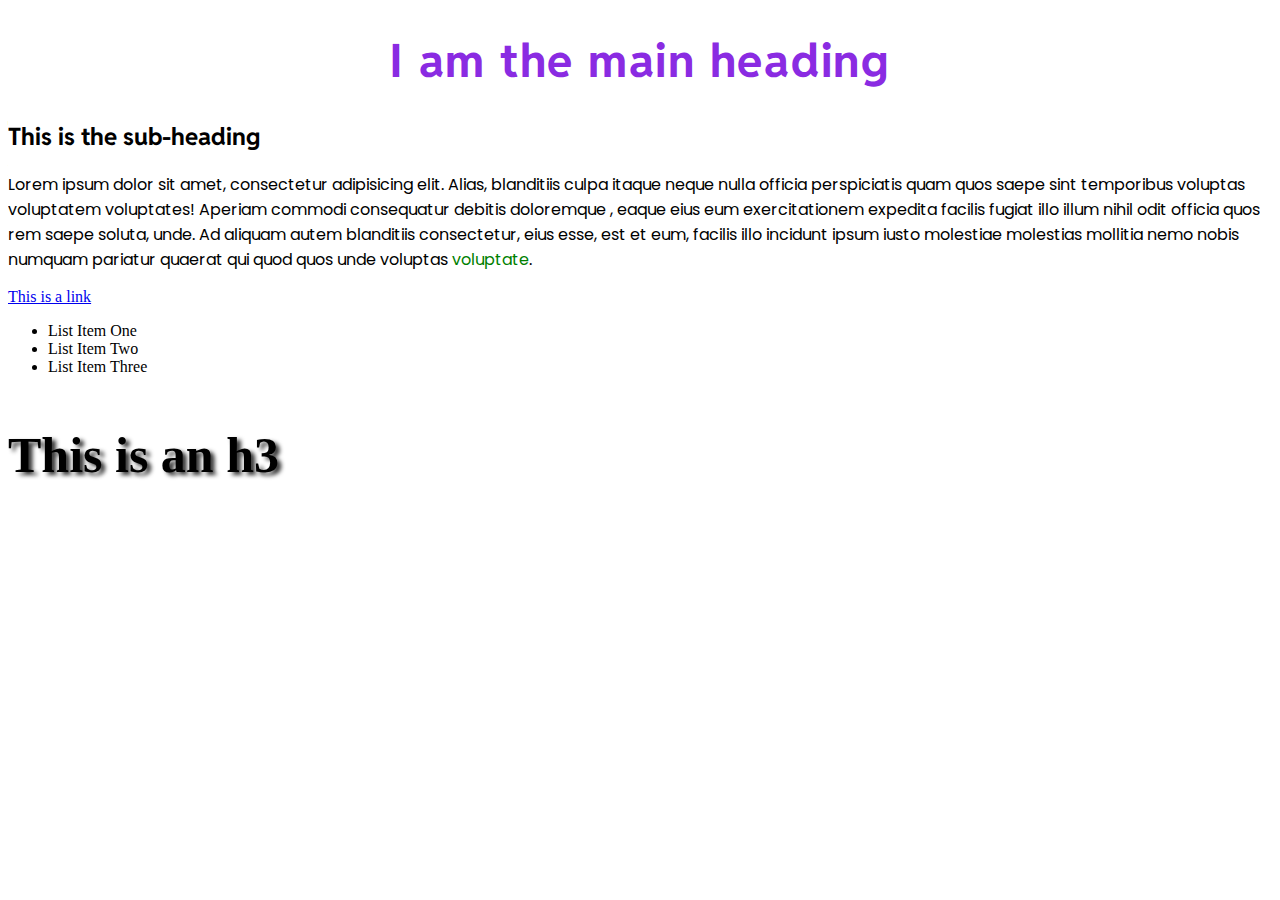
<file: lab-2/index.html>
<!DOCTYPE html>
<html lang="en">
  <head>
    <!--
    If in pairs add names here
    Name:-Abhishek Sharma
    Name:- Dolcy Dolcy
    -->
    <meta charset="utf-8" />
    <meta name="viewport" content="width=device-width, initial-scale=1" />
    <meta name="description" content="This is the HTML for Lab Two" />
    <title>Lab Two</title>
    <meta name="robots" content="noindex, nofollow" />
    <!-- Step one -->
    <link rel="preconnect" href="https://fonts.googleapis.com" />
    <link rel="preconnect" href="https://fonts.gstatic.com" crossorigin />
    <link
      href="https://fonts.googleapis.com/css2?family=Montserrat:ital,wght@0,100..900;1,100..900&family=Poetsen+One&family=Reddit+Sans:ital,wght@0,200..900;1,200..900&family=Roboto:ital,wght@0,100;0,300;0,400;0,500;0,700;0,900;1,100;1,300;1,400;1,500;1,700;1,900&display=swap"
      rel="stylesheet"
    />
    <link rel="preconnect" href="https://fonts.googleapis.com" />
    <link rel="preconnect" href="https://fonts.gstatic.com" crossorigin />
    <link
      href="https://fonts.googleapis.com/css2?family=Montserrat:ital,wght@0,100..900;1,100..900&family=Poetsen+One&family=Poppins:ital,wght@0,100;0,200;0,300;0,400;0,500;0,600;0,700;0,800;0,900;1,100;1,200;1,300;1,400;1,500;1,600;1,700;1,800;1,900&family=Reddit+Sans:ital,wght@0,200..900;1,200..900&family=Roboto:ital,wght@0,100;0,300;0,400;0,500;0,700;0,900;1,100;1,300;1,400;1,500;1,700;1,900&display=swap"
      rel="stylesheet"
    />

    <link rel="stylesheet" href="./css/style.css" />
  </head>
  <body>
    <!-- Step two & three -->
    <h1>I am the main heading</h1>
    <h2>This is the sub-heading</h2>
    <!-- Step four & five -->
    <p>
      Lorem ipsum dolor sit amet, consectetur adipisicing elit. Alias,
      blanditiis culpa itaque neque nulla officia perspiciatis quam quos saepe
      sint temporibus voluptas voluptatem voluptates! Aperiam commodi
      consequatur debitis doloremque , eaque eius eum exercitationem expedita
      facilis fugiat illo illum nihil odit officia quos rem saepe soluta, unde.
      Ad aliquam autem blanditiis consectetur, eius esse, est et eum, facilis
      illo incidunt ipsum iusto molestiae molestias mollitia nemo nobis numquam
      pariatur quaerat qui quod quos unde voluptas
      <span>voluptate</span>.
    </p>
    <a href="#">This is a link</a>
    <ul>
      <li>List Item One</li>
      <li>List Item Two</li>
      <li>List Item Three</li>
    </ul>
    <!-- Step six -->
    <h3>This is an h3</h3>
  </body>
</html>
</file>
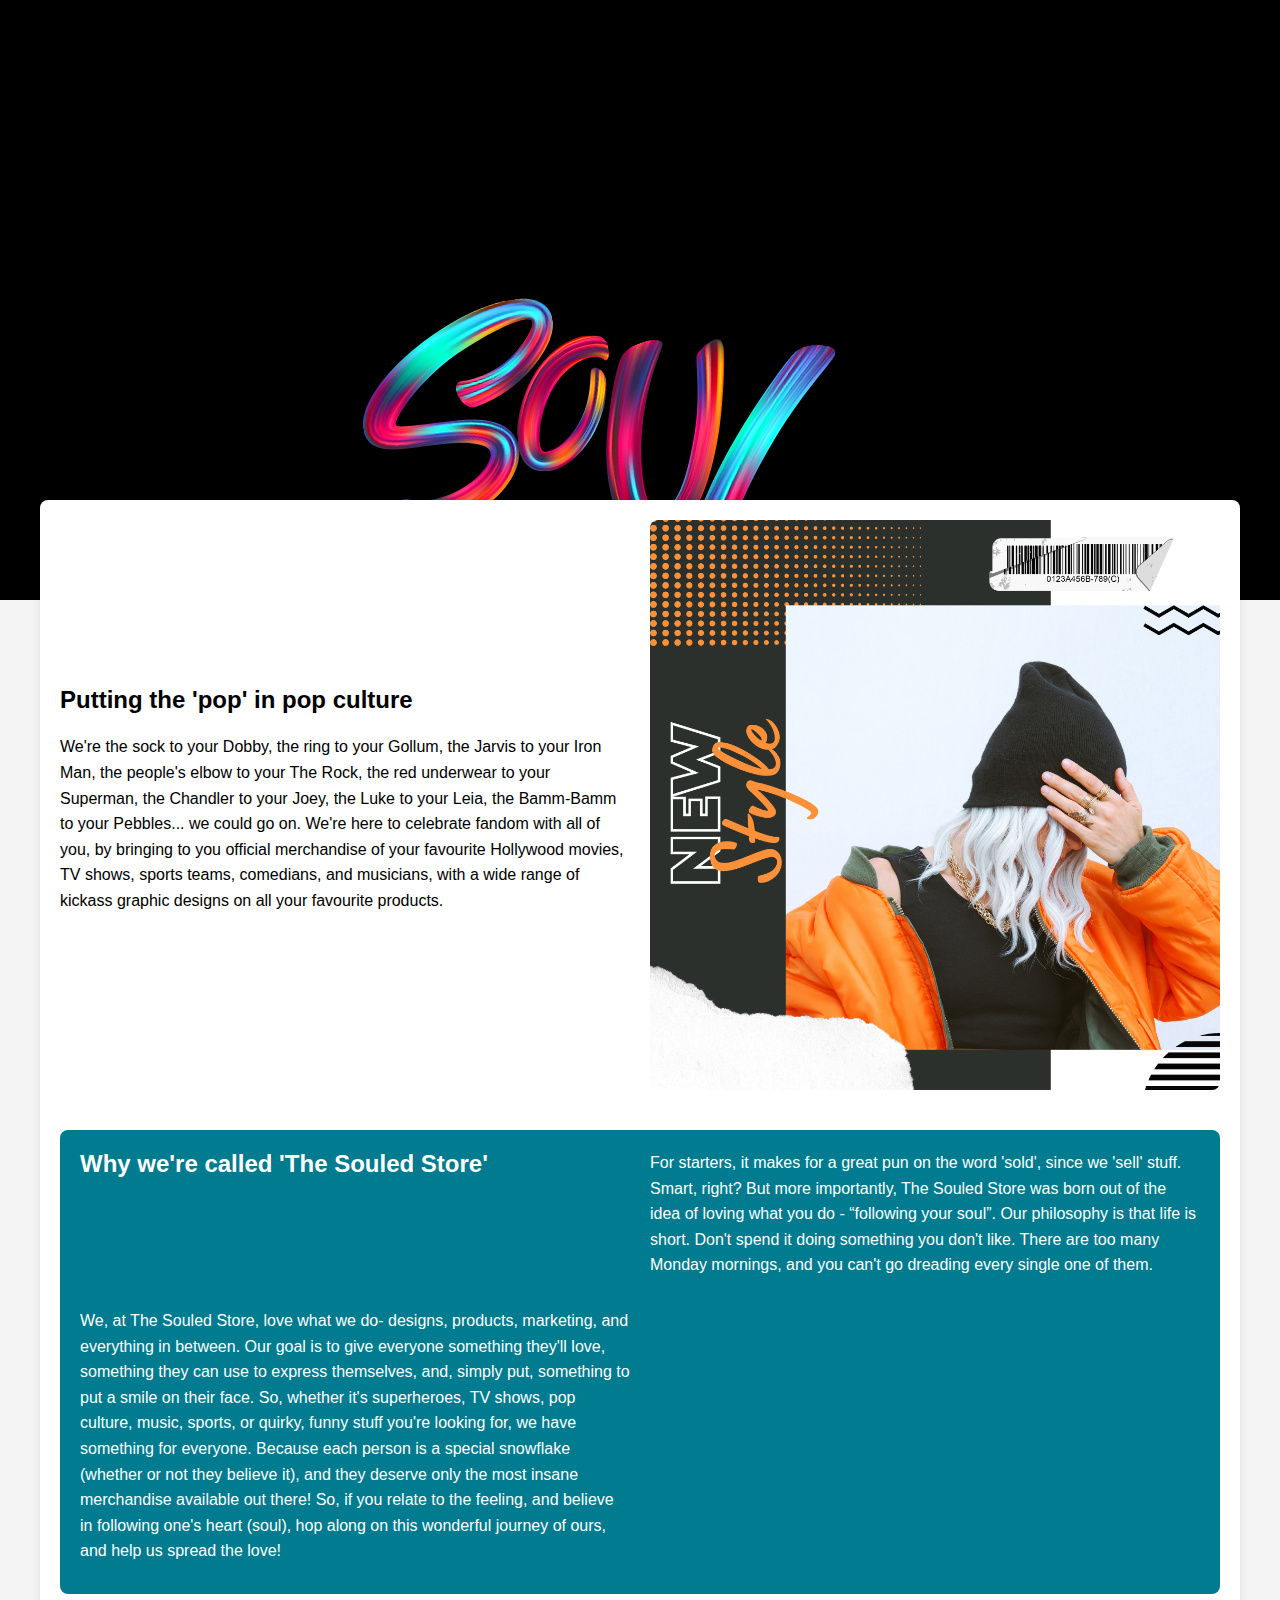
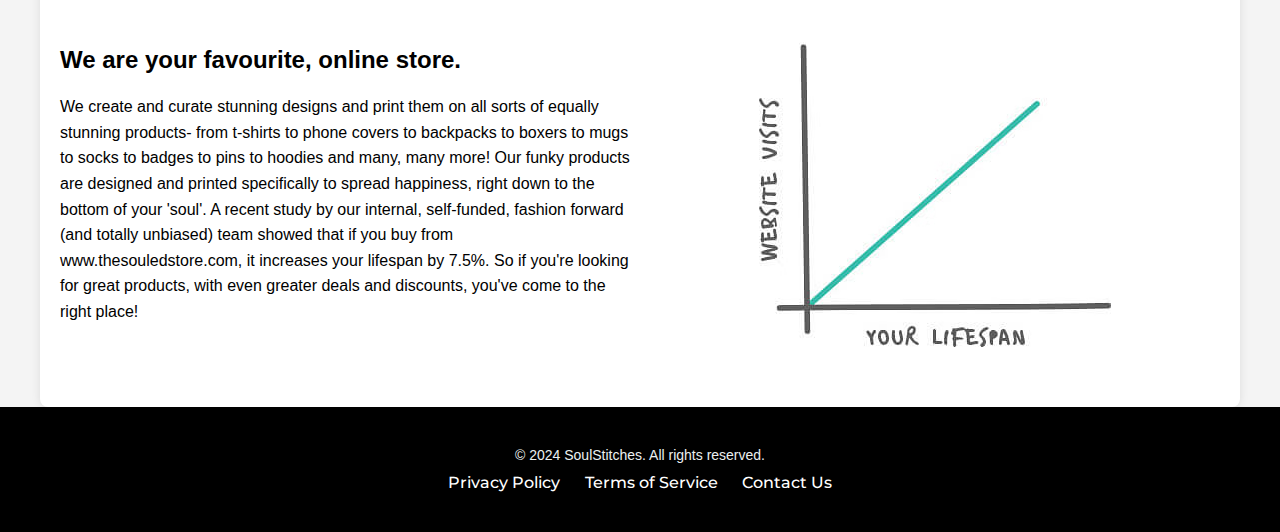
<file: Final Project/about.html>
<!DOCTYPE html>
<html lang="en">
  <head>
    <meta charset="UTF-8" />
    <meta name="viewport" content="width=device-width, initial-scale=1.0" />
    <title>About Us</title>
    <link rel="stylesheet" href="./style/styles.css" />
    <link rel="stylesheet" href="./style/about.css" />
  </head>
  <body>
    <div class="parallax"></div>
    <div class="about-container">
      <section class="about-section">
        <div class="text-content">
          <h2>Putting the 'pop' in pop culture</h2>
          <p>
            We're the sock to your Dobby, the ring to your Gollum, the Jarvis to
            your Iron Man, the people's elbow to your The Rock, the red
            underwear to your Superman, the Chandler to your Joey, the Luke to
            your Leia, the Bamm-Bamm to your Pebbles... we could go on. We're
            here to celebrate fandom with all of you, by bringing to you
            official merchandise of your favourite Hollywood movies, TV shows,
            sports teams, comedians, and musicians, with a wide range of kickass
            graphic designs on all your favourite products.
          </p>
        </div>
        <div class="image-content">
          <img
            src="./Images/aboutus_images/Fashion Street Style Instagram Post.png"
            alt="Contact Us"
          />
        </div>
      </section>
      <section class="about-section colored-section">
        <h2>Why we're called 'The Souled Store'</h2>
        <p>
          For starters, it makes for a great pun on the word 'sold', since we
          'sell' stuff. Smart, right? But more importantly, The Souled Store was
          born out of the idea of loving what you do - “following your soul”.
          Our philosophy is that life is short. Don't spend it doing something
          you don't like. There are too many Monday mornings, and you can't go
          dreading every single one of them.
        </p>
        <p>
          We, at The Souled Store, love what we do- designs, products,
          marketing, and everything in between. Our goal is to give everyone
          something they'll love, something they can use to express themselves,
          and, simply put, something to put a smile on their face. So, whether
          it's superheroes, TV shows, pop culture, music, sports, or quirky,
          funny stuff you're looking for, we have something for everyone.
          Because each person is a special snowflake (whether or not they
          believe it), and they deserve only the most insane merchandise
          available out there! So, if you relate to the feeling, and believe in
          following one's heart (soul), hop along on this wonderful journey of
          ours, and help us spread the love!
        </p>
      </section>
      <section class="about-section">
        <div class="text-content">
          <h2>We are your favourite, online store.</h2>
          <p>
            We create and curate stunning designs and print them on all sorts of
            equally stunning products- from t-shirts to phone covers to
            backpacks to boxers to mugs to socks to badges to pins to hoodies
            and many, many more! Our funky products are designed and printed
            specifically to spread happiness, right down to the bottom of your
            'soul'. A recent study by our internal, self-funded, fashion forward
            (and totally unbiased) team showed that if you buy from
            www.thesouledstore.com, it increases your lifespan by 7.5%. So if
            you're looking for great products, with even greater deals and
            discounts, you've come to the right place!
          </p>
        </div>
        <div class="image-content">
          <img src="./Images/aboutus_images/about-whoweare.jpg" alt="Graph" />
        </div>
      </section>
    </div>
    <footer class="footer">
      <div class="content">
        <p>&copy; 2024 SoulStitches. All rights reserved.</p>
        <ul class="footer-links">
          <li><a href="#">Privacy Policy</a></li>
          <li><a href="#">Terms of Service</a></li>
          <li><a href="./contactus.html">Contact Us</a></li>
        </ul>
      </div>
    </footer>
  </body>
</html>
</file>
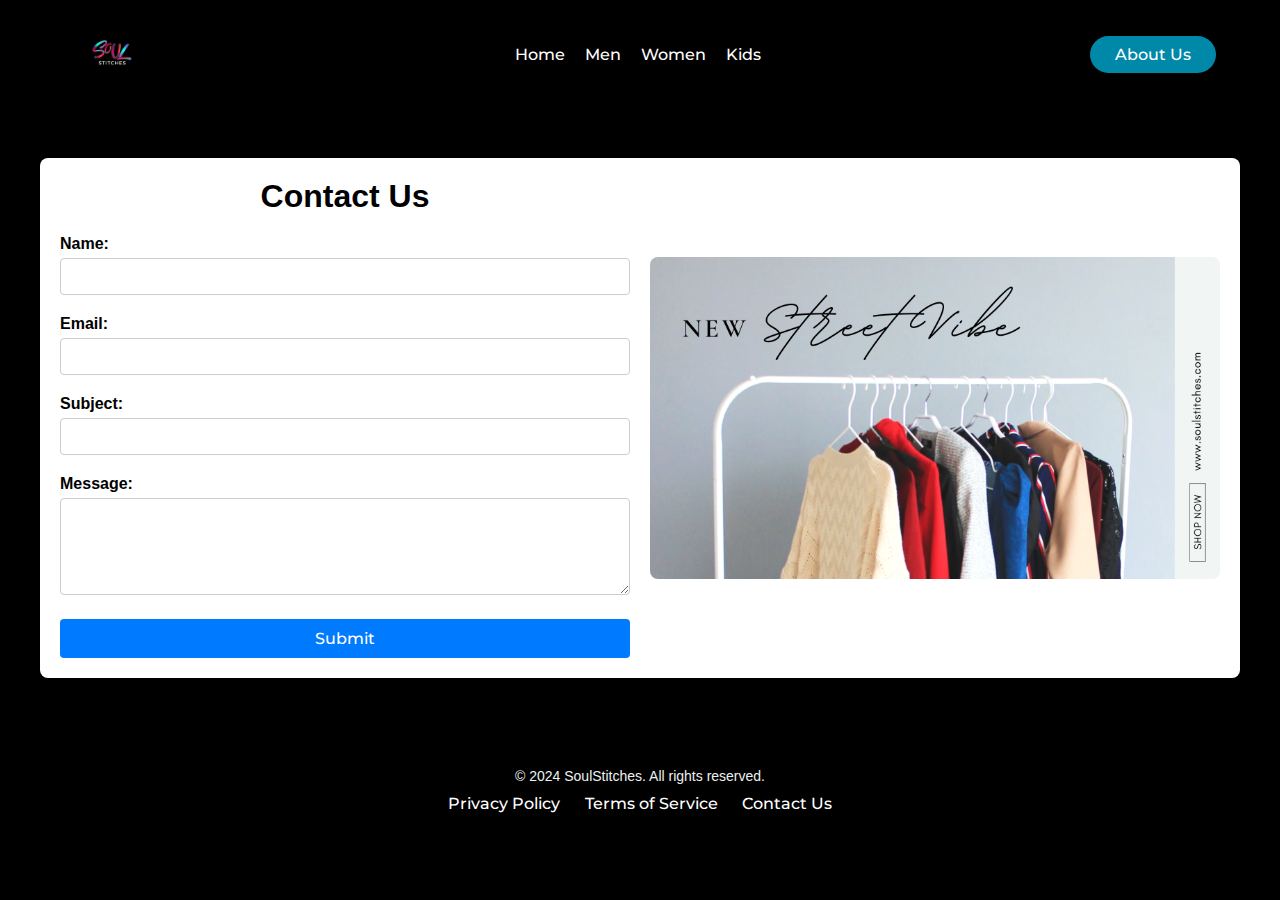
<file: Final Project/contactus.html>
<!DOCTYPE html>
<html lang="en">
  <head>
    <meta charset="UTF-8" />
    <meta name="viewport" content="width=device-width, initial-scale=1.0" />
    <title>Contact Us</title>
    <link rel="stylesheet" href="./style/contactus.css" />
    <link rel="stylesheet" href="./style/styles.css" />
  </head>
  <body>
    <header>
      <div class="logo-container">
        <img class="logo" src="./Logo/Soul.png" alt="logo" />
      </div>
      <nav>
        <ul class="nav__links">
          <li><a href="./index.html">Home</a></li>
          <li><a href="./productmens.html">Men</a></li>
          <li><a href="./productwomen.html">Women</a></li>
          <li><a href="./productkids.html">Kids</a></li>
        </ul>
      </nav>
      <a class="cta" href="./about.html"><button>About Us</button></a>
    </header>
    <div class="contact-container">
      <div class="contact-form">
        <h1>Contact Us</h1>
        <form action="./index.html" method="post">
          <label for="name">Name:</label>
          <input type="text" id="name" name="name" required />

          <label for="email">Email:</label>
          <input type="email" id="email" name="email" required />

          <label for="subject">Subject:</label>
          <input type="text" id="subject" name="subject" required />

          <label for="message">Message:</label>
          <textarea id="message" name="message" rows="5" required></textarea>

          <button type="submit">Submit</button>
        </form>
      </div>
      <div class="contact-image">
        <img
          src="./Images/Contactpage_images/Minimalist New Fashion Collection Facebook Cover.png"
          alt="Contact Us"
        />
      </div>
    </div>
    <footer class="footer">
      <div class="content">
        <p>&copy; 2024 SoulStitches. All rights reserved.</p>
        <ul class="footer-links">
          <li><a href="#">Privacy Policy</a></li>
          <li><a href="#">Terms of Service</a></li>
          <li><a href="#">Contact Us</a></li>
        </ul>
      </div>
    </footer>
  </body>
</html>
</file>
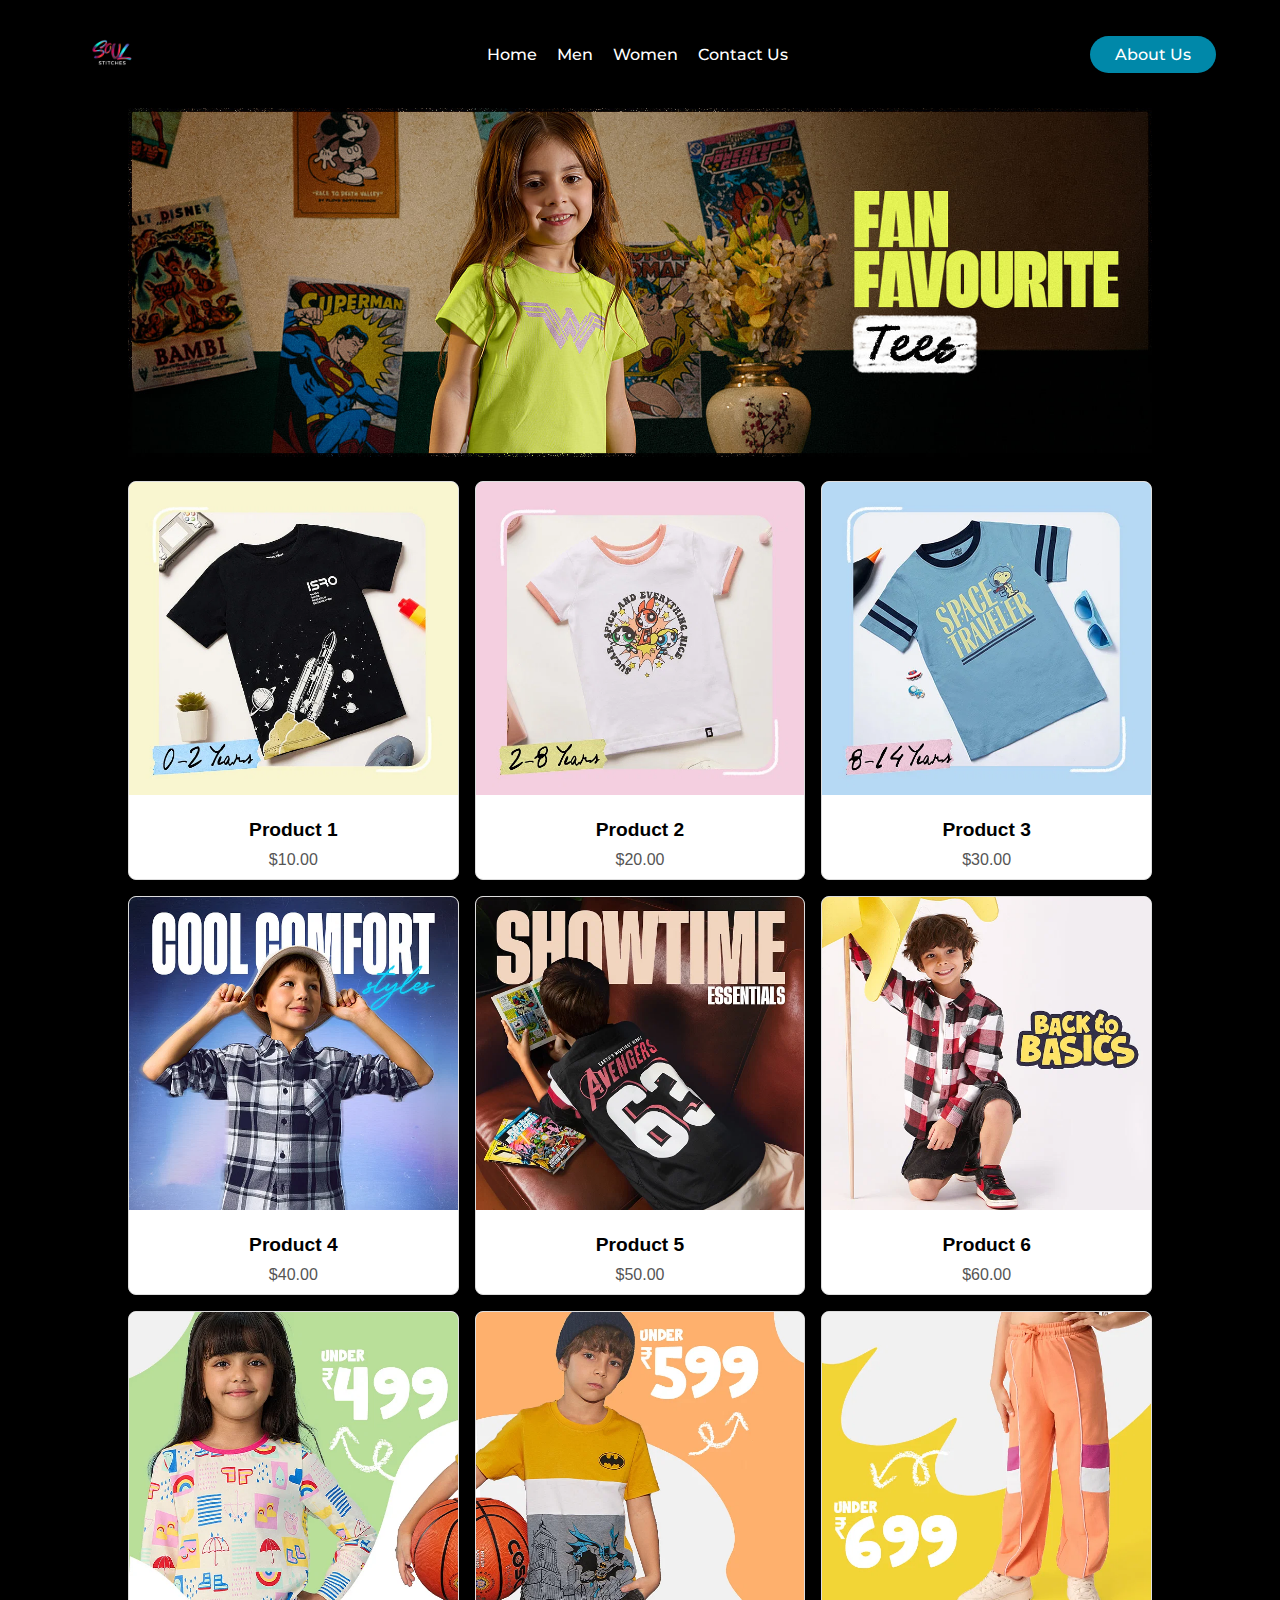
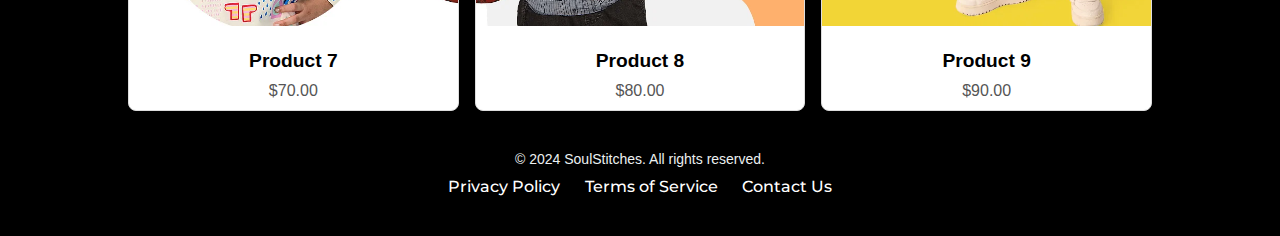
<file: Final Project/productkids.html>
<!DOCTYPE html>
<html lang="en">
  <head>
    <meta charset="UTF-8" />
    <meta name="viewport" content="width=device-width, initial-scale=1.0" />
    <title>Product Page</title>
    <link rel="stylesheet" href="./style/product.css" />
    <link rel="stylesheet" href="./style/styles.css" />
  </head>
  <body>
    <header>
      <div class="logo-container">
        <img class="logo" src="./Logo/Soul.png" alt="logo" />
      </div>
      <nav>
        <ul class="nav__links">
          <li><a href="./index.html">Home</a></li>
          <li><a href="./productmens.html">Men</a></li>
          <li><a href="./productwomen.html">Women</a></li>
          <li><a href="./contactus.html">Contact Us</a></li>
        </ul>
      </nav>
      <a class="cta" href="./about.html"><button>About Us</button></a>
    </header>
    <div class="container">
      <!-- Banner Image -->
      <div class="banner">
        <img
          src="./Images/products_kids_images/banner.jpg"
          alt="Banner Image"
        />
      </div>

      <!-- Product Images Grid -->
      <div class="product-grid">
        <div class="product-card">
          <a href="./productdetails/product_detail1.html">
          <img
            src="./Images/products_kids_images/product1.jpg"
            alt="Product 1"
          /></a>
          <div class="product-info">
            <h3>Product 1</h3>
            <p>$10.00</p>
          </div>
        </div>
        <div class="product-card">
          <a href="./productdetails/product_detail1.html">
          <img
            src="./Images/products_kids_images/product2.jpg"
            alt="Product 2"
          /></a>
          <div class="product-info">
            <h3>Product 2</h3>
            <p>$20.00</p>
          </div>
        </div>
        <div class="product-card">
          <a href="./productdetails/product_detail1.html">
          <img
            src="./Images/products_kids_images/product3.jpg"
            alt="Product 3"
          /></a>
          <div class="product-info">
            <h3>Product 3</h3>
            <p>$30.00</p>
          </div>
        </div>
        <div class="product-card">
          <img
            src="./Images/products_kids_images/product4.jpg"
            alt="Product 4"
          />
          <div class="product-info">
            <h3>Product 4</h3>
            <p>$40.00</p>
          </div>
        </div>
        <div class="product-card">
          <img
            src="./Images/products_kids_images/product5.jpg"
            alt="Product 5"
          />
          <div class="product-info">
            <h3>Product 5</h3>
            <p>$50.00</p>
          </div>
        </div>
        <div class="product-card">
          <img
            src="./Images/products_kids_images/product6.jpg"
            alt="Product 6"
          />
          <div class="product-info">
            <h3>Product 6</h3>
            <p>$60.00</p>
          </div>
        </div>
        <div class="product-card">
          <img
            src="./Images/products_kids_images/product7.jpg"
            alt="Product 7"
          />
          <div class="product-info">
            <h3>Product 7</h3>
            <p>$70.00</p>
          </div>
        </div>
        <div class="product-card">
          <img
            src="./Images/products_kids_images/product8.jpg"
            alt="Product 8"
          />
          <div class="product-info">
            <h3>Product 8</h3>
            <p>$80.00</p>
          </div>
        </div>
        <div class="product-card">
          <img
            src="./Images/products_kids_images/product9.jpg"
            alt="Product 9"
          />
          <div class="product-info">
            <h3>Product 9</h3>
            <p>$90.00</p>
          </div>
        </div>
      </div>
    </div>
    <footer class="footer">
      <div class="content">
        <p>&copy; 2024 SoulStitches. All rights reserved.</p>
        <ul class="footer-links">
          <li><a href="#">Privacy Policy</a></li>
          <li><a href="#">Terms of Service</a></li>
          <li><a href="./contactus.html">Contact Us</a></li>
        </ul>
      </div>
    </footer>
  </body>
</html>
</file>
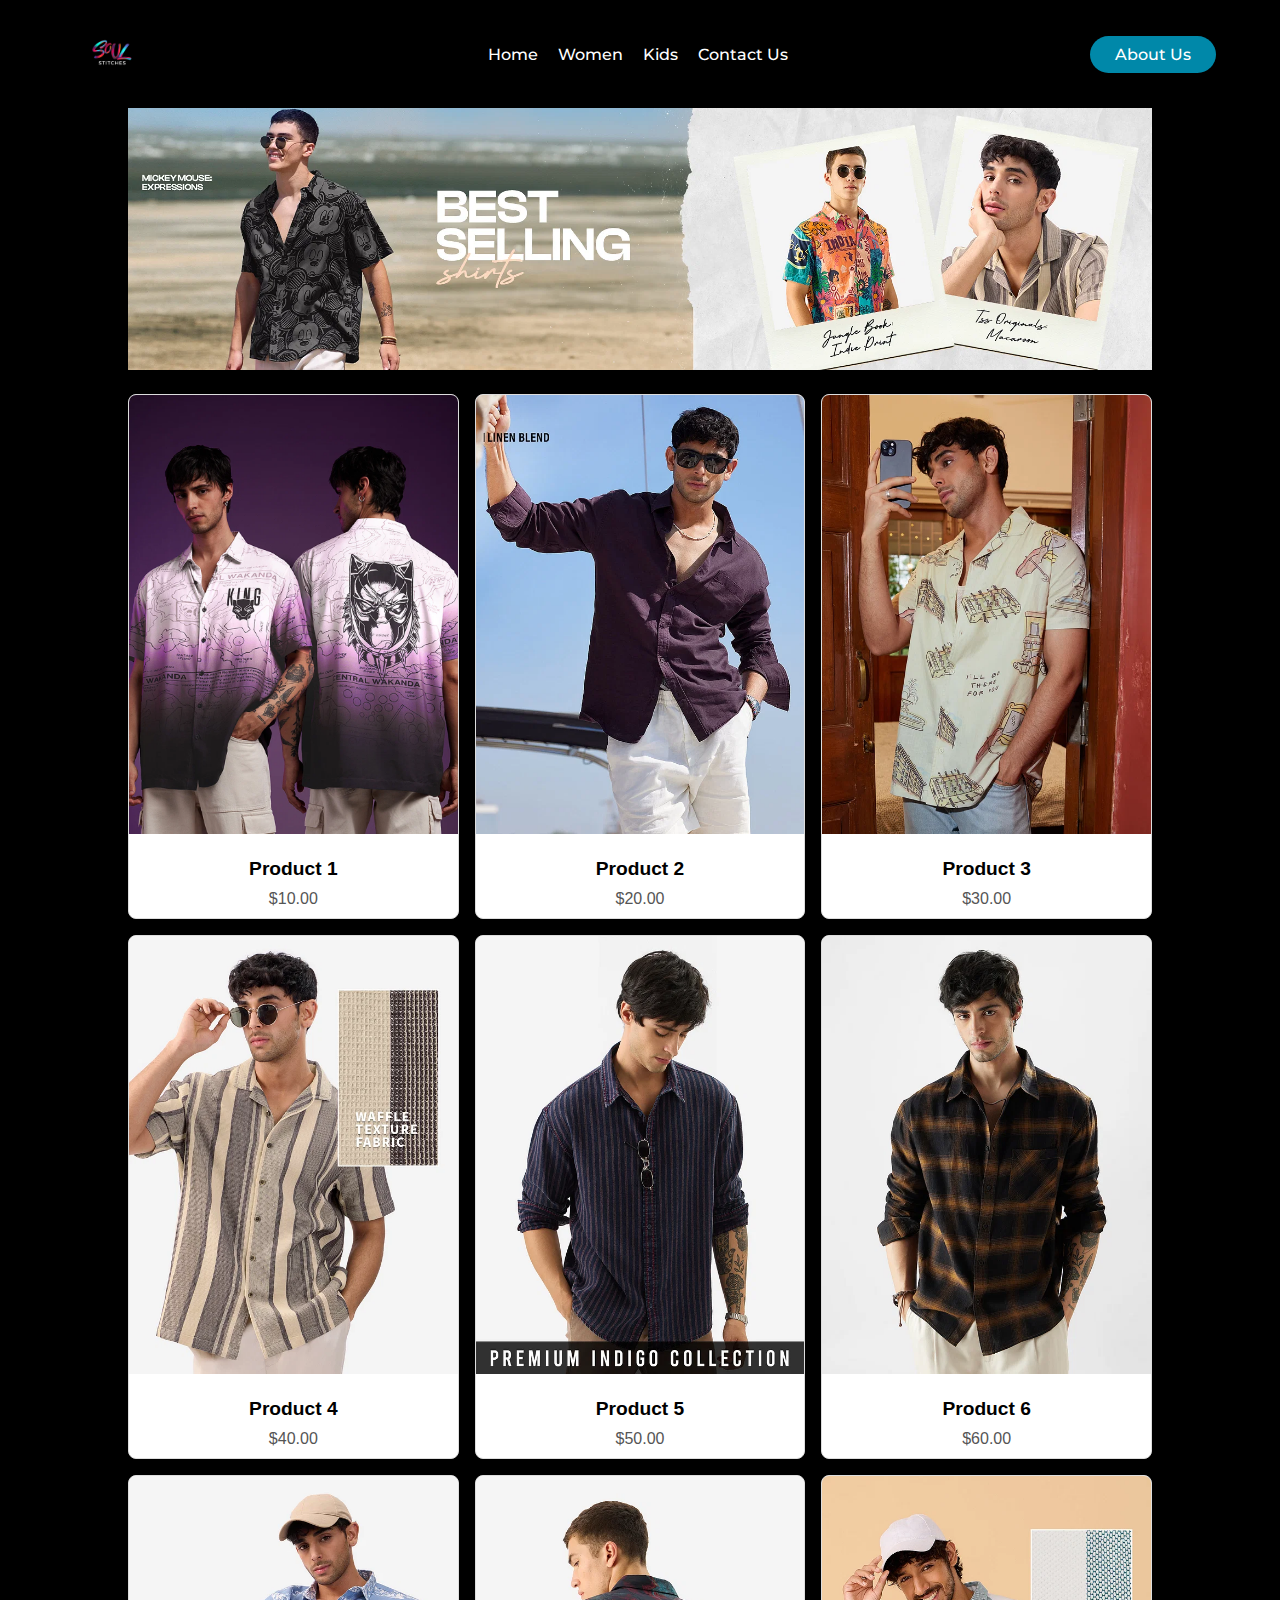
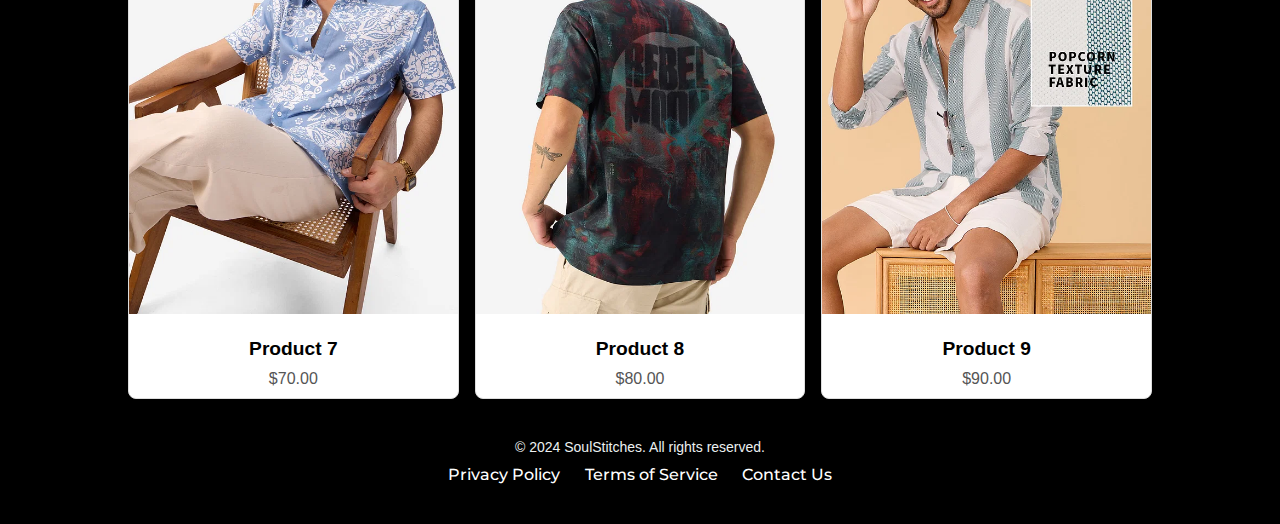
<file: Final Project/productmens.html>
<!DOCTYPE html>
<html lang="en">
  <head>
    <meta charset="UTF-8" />
    <meta name="viewport" content="width=device-width, initial-scale=1.0" />
    <title>Product Page</title>
    <link rel="stylesheet" href="./style/product.css" />
    <link rel="stylesheet" href="./style/styles.css" />
  </head>
  <body>
    <header>
      <div class="logo-container">
        <img class="logo" src="./Logo/Soul.png" alt="logo" />
      </div>
      <nav>
        <ul class="nav__links">
          <li><a href="./index.html">Home</a></li>
          <li><a href="./productwomen.html">Women</a></li>
          <li><a href="./productkids.html">Kids</a></li>
          <li><a href="./contactus.html">Contact Us</a></li>
        </ul>
      </nav>
      <a class="cta" href="./about.html"><button>About Us</button></a>
    </header>
    <div class="container">
      <!-- Banner Image -->
      <div class="banner">
        <img
          src="./Images/products_mens_images/banner.jpg"
          alt="Banner Image"
        />
      </div>
      <!-- Product Images Grid -->
      <div class="product-grid">
        <div class="product-card">
          <a href="./productdetails/product_detail1.html">
            <img
              src="./Images/products_mens_images/product1.jpg"
              alt="Product 1"
          /></a>
          <div class="product-info">
            <h3>Product 1</h3>
            <p>$10.00</p>
          </div>
        </div>
        <div class="product-card">
          <a href="./productdetails/product_detail1.html">
          <img
            src="./Images/products_mens_images/product2.jpg"
            alt="Product 2"
          /></a>
          <div class="product-info">
            <h3>Product 2</h3>
            <p>$20.00</p>
          </div>
        </div>
        <div class="product-card">
          <a href="./productdetails/product_detail1.html">
          <img
            src="./Images/products_mens_images/product3.jpg"
            alt="Product 3"
          /></a>
          <div class="product-info">
            <h3>Product 3</h3>
            <p>$30.00</p>
          </div>
        </div>
        <div class="product-card">
          <img
            src="./Images/products_mens_images/product4.jpg"
            alt="Product 4"
          />
          <div class="product-info">
            <h3>Product 4</h3>
            <p>$40.00</p>
          </div>
        </div>
        <div class="product-card">
          <img
            src="./Images/products_mens_images/product5.jpg"
            alt="Product 5"
          />
          <div class="product-info">
            <h3>Product 5</h3>
            <p>$50.00</p>
          </div>
        </div>
        <div class="product-card">
          <img
            src="./Images/products_mens_images/product6.jpg"
            alt="Product 6"
          />
          <div class="product-info">
            <h3>Product 6</h3>
            <p>$60.00</p>
          </div>
        </div>
        <div class="product-card">
          <img
            src="./Images/products_mens_images/product7.jpg"
            alt="Product 7"
          />
          <div class="product-info">
            <h3>Product 7</h3>
            <p>$70.00</p>
          </div>
        </div>
        <div class="product-card">
          <img
            src="./Images/products_mens_images/product8.jpg"
            alt="Product 8"
          />
          <div class="product-info">
            <h3>Product 8</h3>
            <p>$80.00</p>
          </div>
        </div>
        <div class="product-card">
          <img
            src="./Images/products_mens_images/product9.jpg"
            alt="Product 9"
          />
          <div class="product-info">
            <h3>Product 9</h3>
            <p>$90.00</p>
          </div>
        </div>
      </div>
    </div>
    <footer class="footer">
      <div class="content">
        <p>&copy; 2024 SoulStitches. All rights reserved.</p>
        <ul class="footer-links">
          <li><a href="#">Privacy Policy</a></li>
          <li><a href="#">Terms of Service</a></li>
          <li><a href="./contactus.html">Contact Us</a></li>
        </ul>
      </div>
    </footer>
  </body>
</html>
</file>
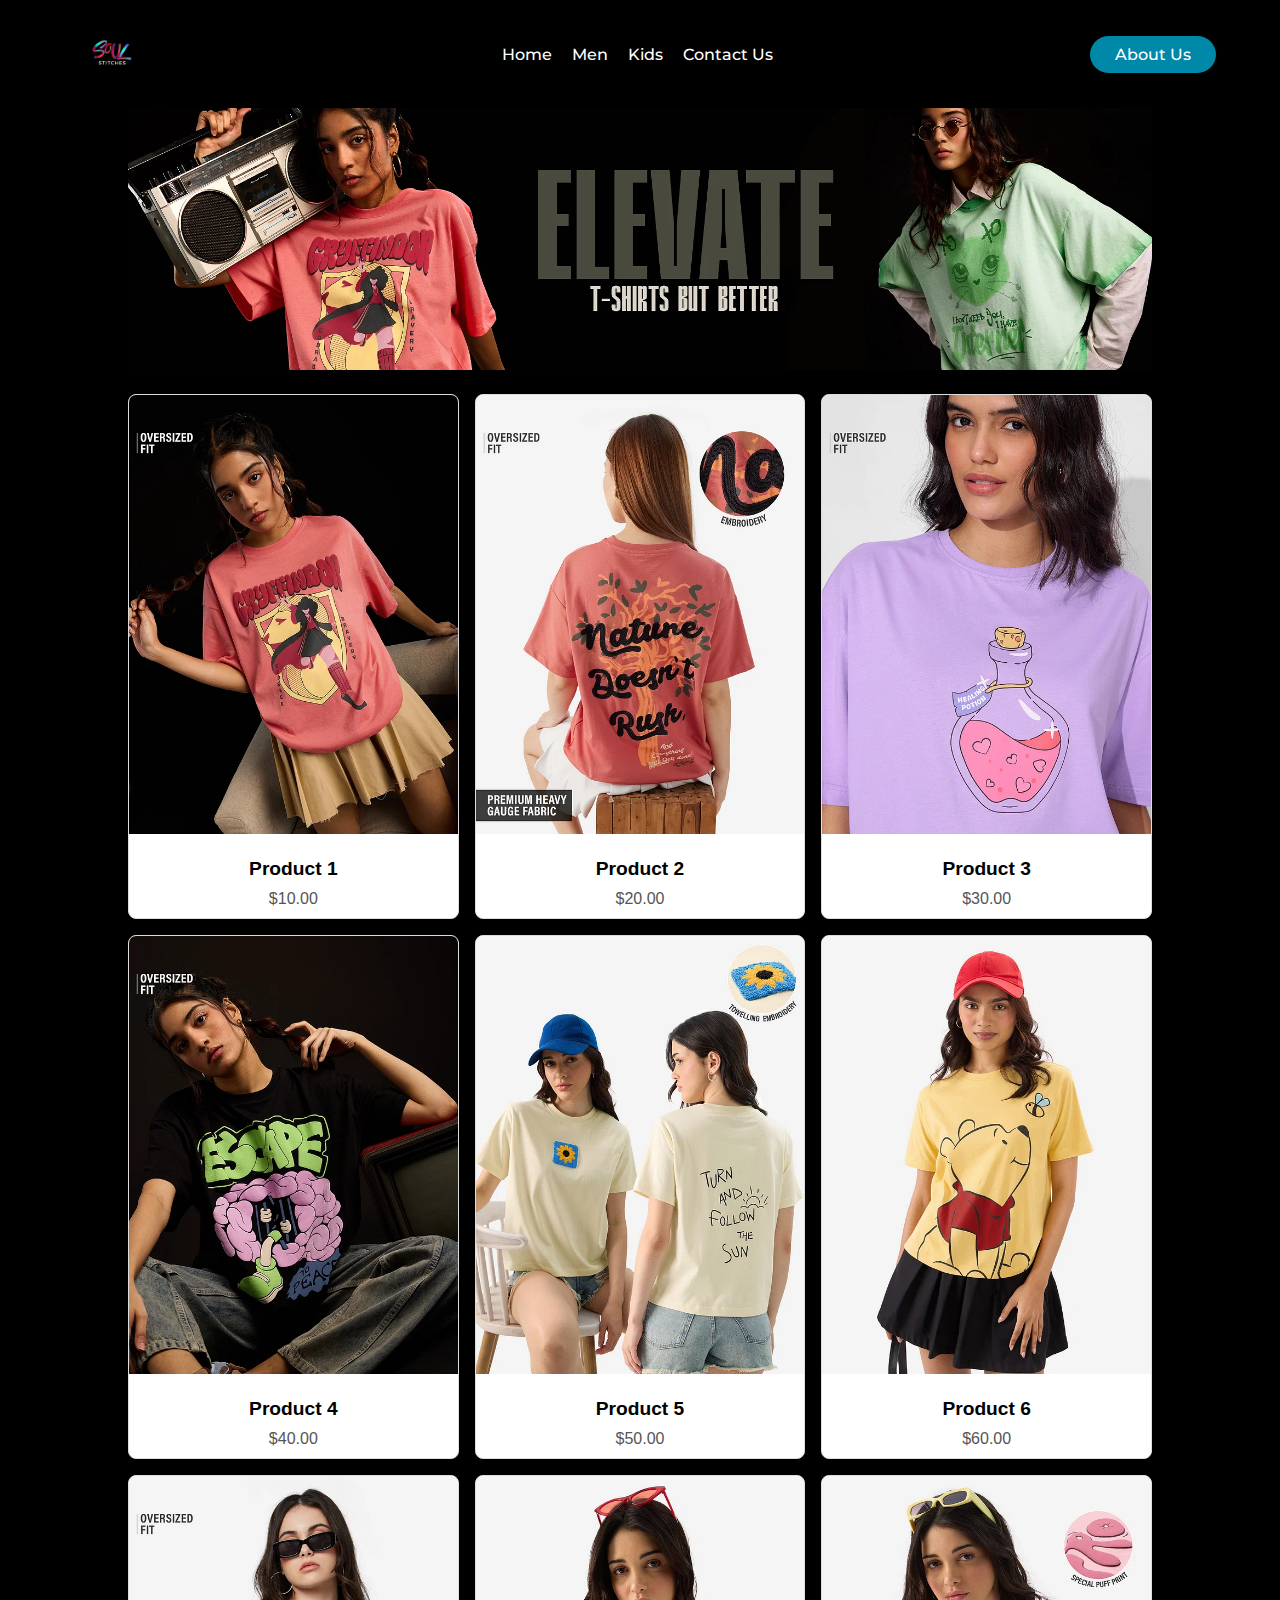
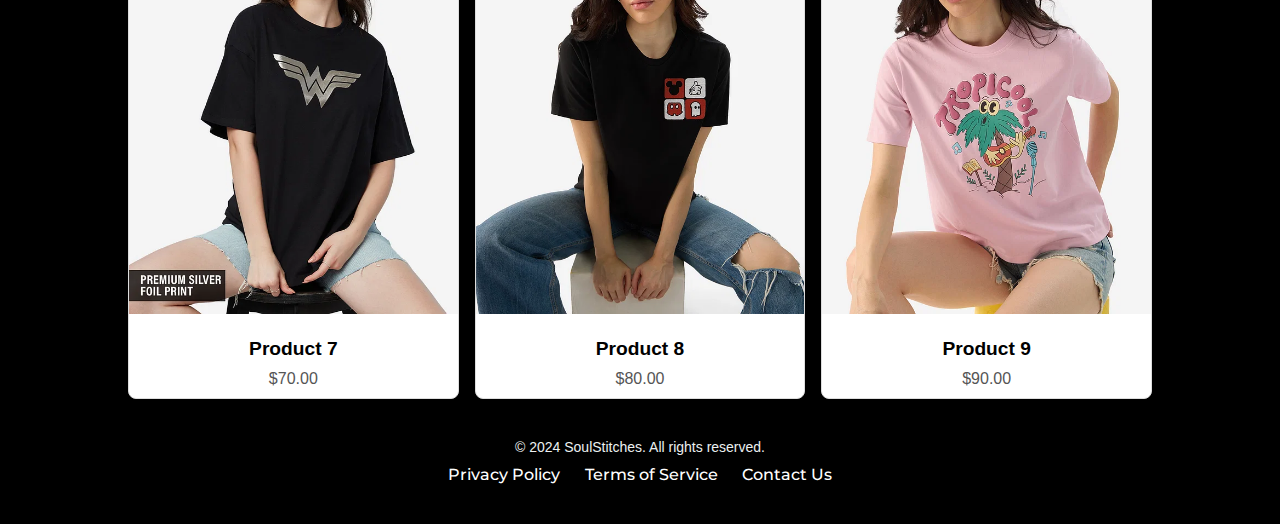
<file: Final Project/productwomen.html>
<!DOCTYPE html>
<html lang="en">
  <head>
    <meta charset="UTF-8" />
    <meta name="viewport" content="width=device-width, initial-scale=1.0" />
    <title>Product Page</title>
    <link rel="stylesheet" href="./style/product.css" />
    <link rel="stylesheet" href="./style/styles.css" />
  </head>
  <body>
    <header>
      <div class="logo-container">
        <img class="logo" src="./Logo/Soul.png" alt="logo" />
      </div>
      <nav>
        <ul class="nav__links">
          <li><a href="./index.html">Home</a></li>
          <li><a href="./productmens.html">Men</a></li>
          <li><a href="./productkids.html">Kids</a></li>
          <li><a href="./contactus.html">Contact Us</a></li>
        </ul>
      </nav>
      <a class="cta" href="./about.html"><button>About Us</button></a>
    </header>
    <div class="container">
      <!-- Banner Image -->
      <div class="banner">
        <img
          src="./Images/products_womens_images/banner.jpg"
          alt="Banner Image"
        />
      </div>

      <!-- Product Images Grid -->
      <div class="product-grid">
        <div class="product-card">
          <a href="./productdetails/product_detail1.html">
            <img
              src="./Images/products_womens_images/product1.jpg"
              alt="Product 1"
          /></a>
          <div class="product-info">
            <h3>Product 1</h3>
            <p>$10.00</p>
          </div>
        </div>
        <div class="product-card">
          <a href="./productdetails/product_detail1.html">
            <img
              src="./Images/products_womens_images/product2.jpg"
              alt="Product 2"
          /></a>
          <div class="product-info">
            <h3>Product 2</h3>
            <p>$20.00</p>
          </div>
        </div>
        <div class="product-card">
          <a href="./productdetails/product_detail1.html">
            <img
              src="./Images/products_womens_images/product3.jpg"
              alt="Product 3"
          /></a>
          <div class="product-info">
            <h3>Product 3</h3>
            <p>$30.00</p>
          </div>
        </div>
        <div class="product-card">
          <img
            src="./Images/products_womens_images/product4.jpg"
            alt="Product 4"
          />
          <div class="product-info">
            <h3>Product 4</h3>
            <p>$40.00</p>
          </div>
        </div>
        <div class="product-card">
          <img
            src="./Images/products_womens_images/product5.jpg"
            alt="Product 5"
          />
          <div class="product-info">
            <h3>Product 5</h3>
            <p>$50.00</p>
          </div>
        </div>
        <div class="product-card">
          <img
            src="./Images/products_womens_images/product6.jpg"
            alt="Product 6"
          />
          <div class="product-info">
            <h3>Product 6</h3>
            <p>$60.00</p>
          </div>
        </div>
        <div class="product-card">
          <img
            src="./Images/products_womens_images/product7.jpg"
            alt="Product 7"
          />
          <div class="product-info">
            <h3>Product 7</h3>
            <p>$70.00</p>
          </div>
        </div>
        <div class="product-card">
          <img
            src="./Images/products_womens_images/product8.jpg"
            alt="Product 8"
          />
          <div class="product-info">
            <h3>Product 8</h3>
            <p>$80.00</p>
          </div>
        </div>
        <div class="product-card">
          <img
            src="./Images/products_womens_images/product9.jpg"
            alt="Product 9"
          />
          <div class="product-info">
            <h3>Product 9</h3>
            <p>$90.00</p>
          </div>
        </div>
      </div>
    </div>
    <footer class="footer">
      <div class="content">
        <p>&copy; 2024 SoulStitches. All rights reserved.</p>
        <ul class="footer-links">
          <li><a href="#">Privacy Policy</a></li>
          <li><a href="#">Terms of Service</a></li>
          <li><a href="./contactus.html">Contact Us</a></li>
        </ul>
      </div>
    </footer>
  </body>
</html>
</file>
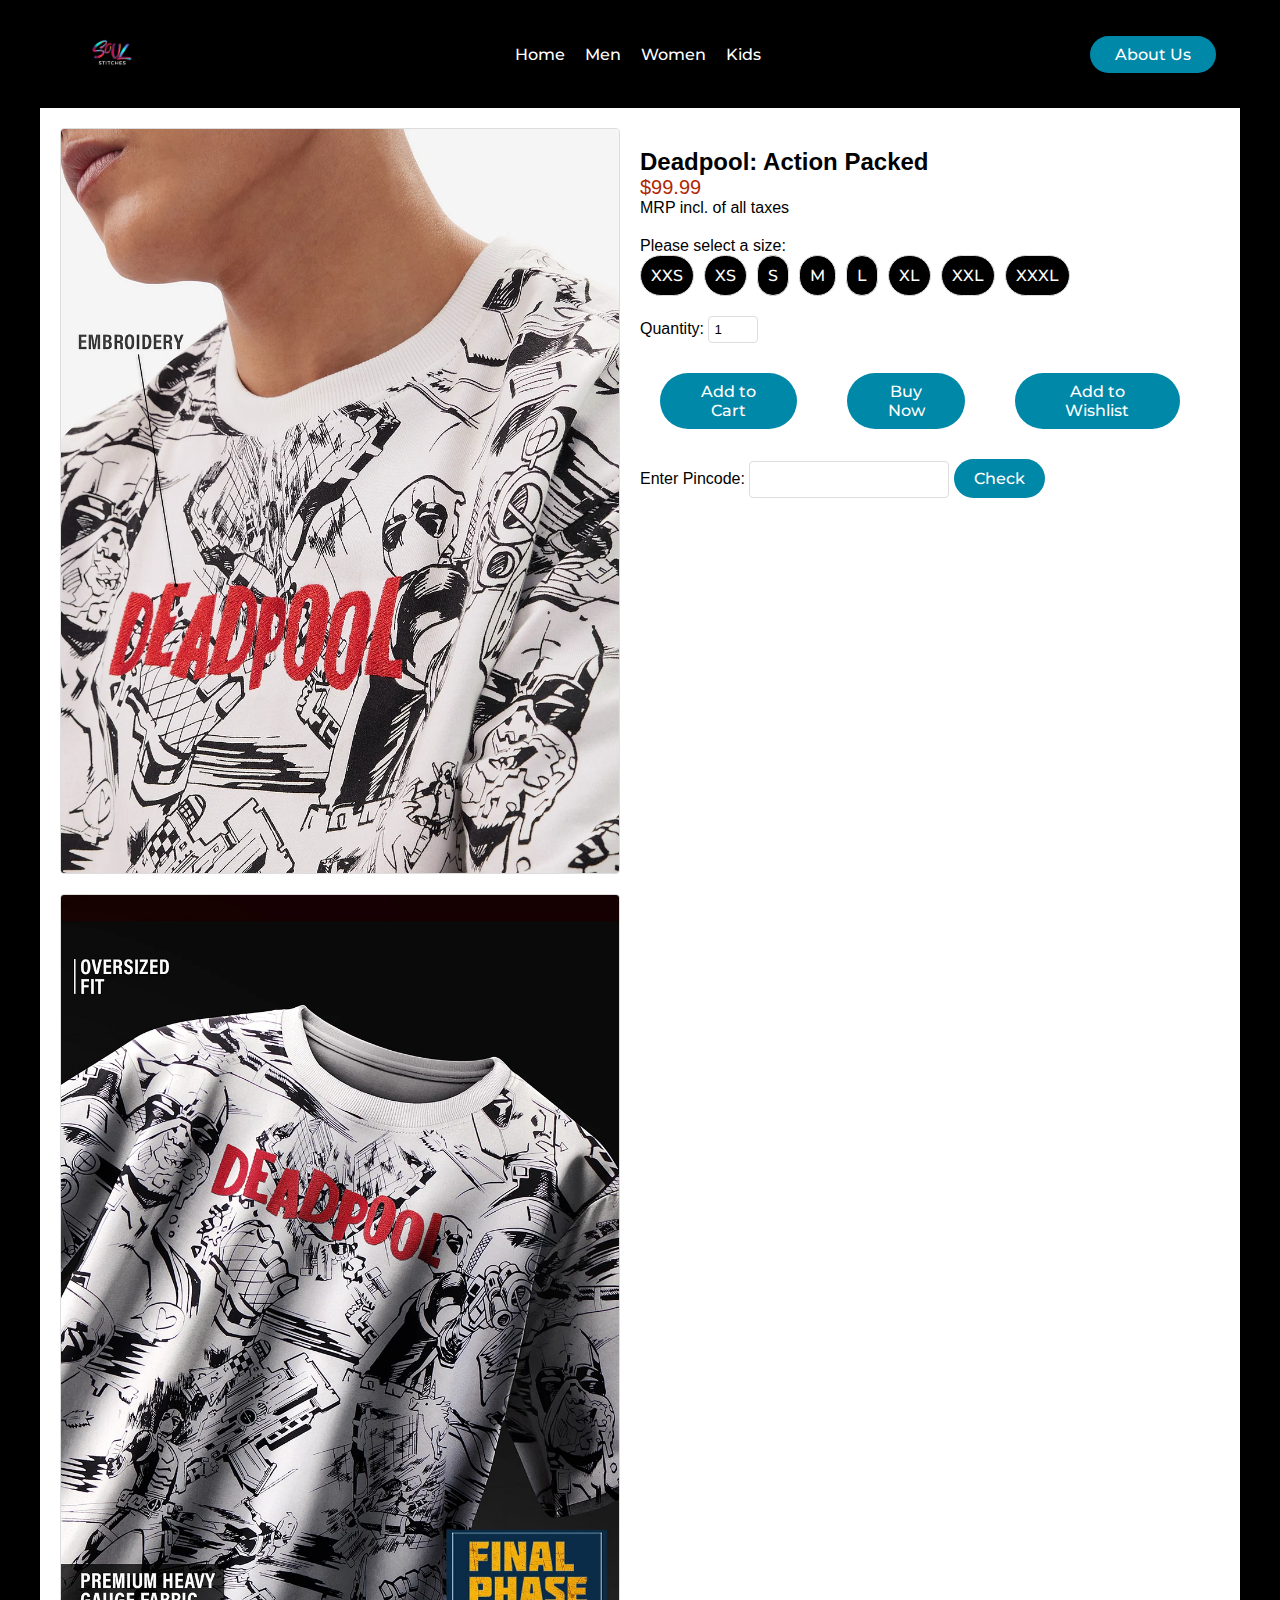
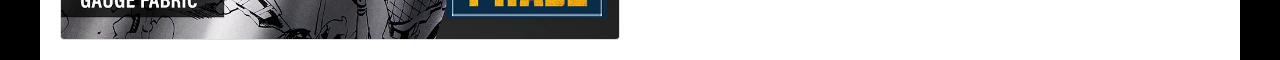
<file: Final Project/productdetails/product_detail1.html>
<!DOCTYPE html>
<html lang="en">
  <head>
    <meta charset="UTF-8" />
    <meta name="viewport" content="width=device-width, initial-scale=1.0" />
    <title>Product Page</title>
    <link rel="stylesheet" href="../style/productdetail.css" />
    <link rel="stylesheet" href="../style/styles.css" />
  </head>
  <body>
    <header>
      <div class="logo-container">
        <img class="logo" src="../Logo/Soul.png" alt="logo" />
      </div>
      <nav>
        <ul class="nav__links">
          <li><a href="../index.html">Home</a></li>
          <li><a href="../productmens.html">Men</a></li>
          <li><a href="../productwomen.html">Women</a></li>
          <li><a href="../productkids.html">Kids</a></li>
        </ul>
      </nav>
      <a class="cta" href="../about.html"><button>About Us</button></a>
    </header>
    <div class="product-page">
      <div class="product-images">
        <img src="../Images/product details/one.jpg" alt="Product Image 1" />
        <img src="../Images/product details/two.jpg" alt="Product Image 2" />
      </div>
      <div class="product-details">
        <h1>Deadpool: Action Packed</h1>
        <p class="price">$99.99</p>
        <p>MRP incl. of all taxes</p>
        <div class="size-selection">
          <label for="size">Please select a size:</label>
          <div class="sizes">
            <button>XXS</button>
            <button>XS</button>
            <button>S</button>
            <button>M</button>
            <button>L</button>
            <button>XL</button>
            <button>XXL</button>
            <button>XXXL</button>
          </div>
        </div>
        <div class="quantity">
          <label for="quantity">Quantity:</label>
          <input
            type="number"
            id="quantity"
            name="quantity"
            value="1"
            min="1"
          />
        </div>
        <div class="buttons">
          <a href="../index.html" class="add-to-cart">
            <button>Add to Cart</button>
          </a>
          <a href="../index.html" class="buy-now">
            <button>Buy Now</button>
          </a>
          <a href="../index.html" class="add-to-wishlist">
            <button>Add to Wishlist</button>
          </a>
        </div>

        <div class="delivery-details">
          <label for="pincode">Enter Pincode:</label>
          <input type="text" id="pincode" name="pincode" />
          <button class="check">Check</button>
        </div>
      </div>
    </div>
  </body>
</html>
</file>
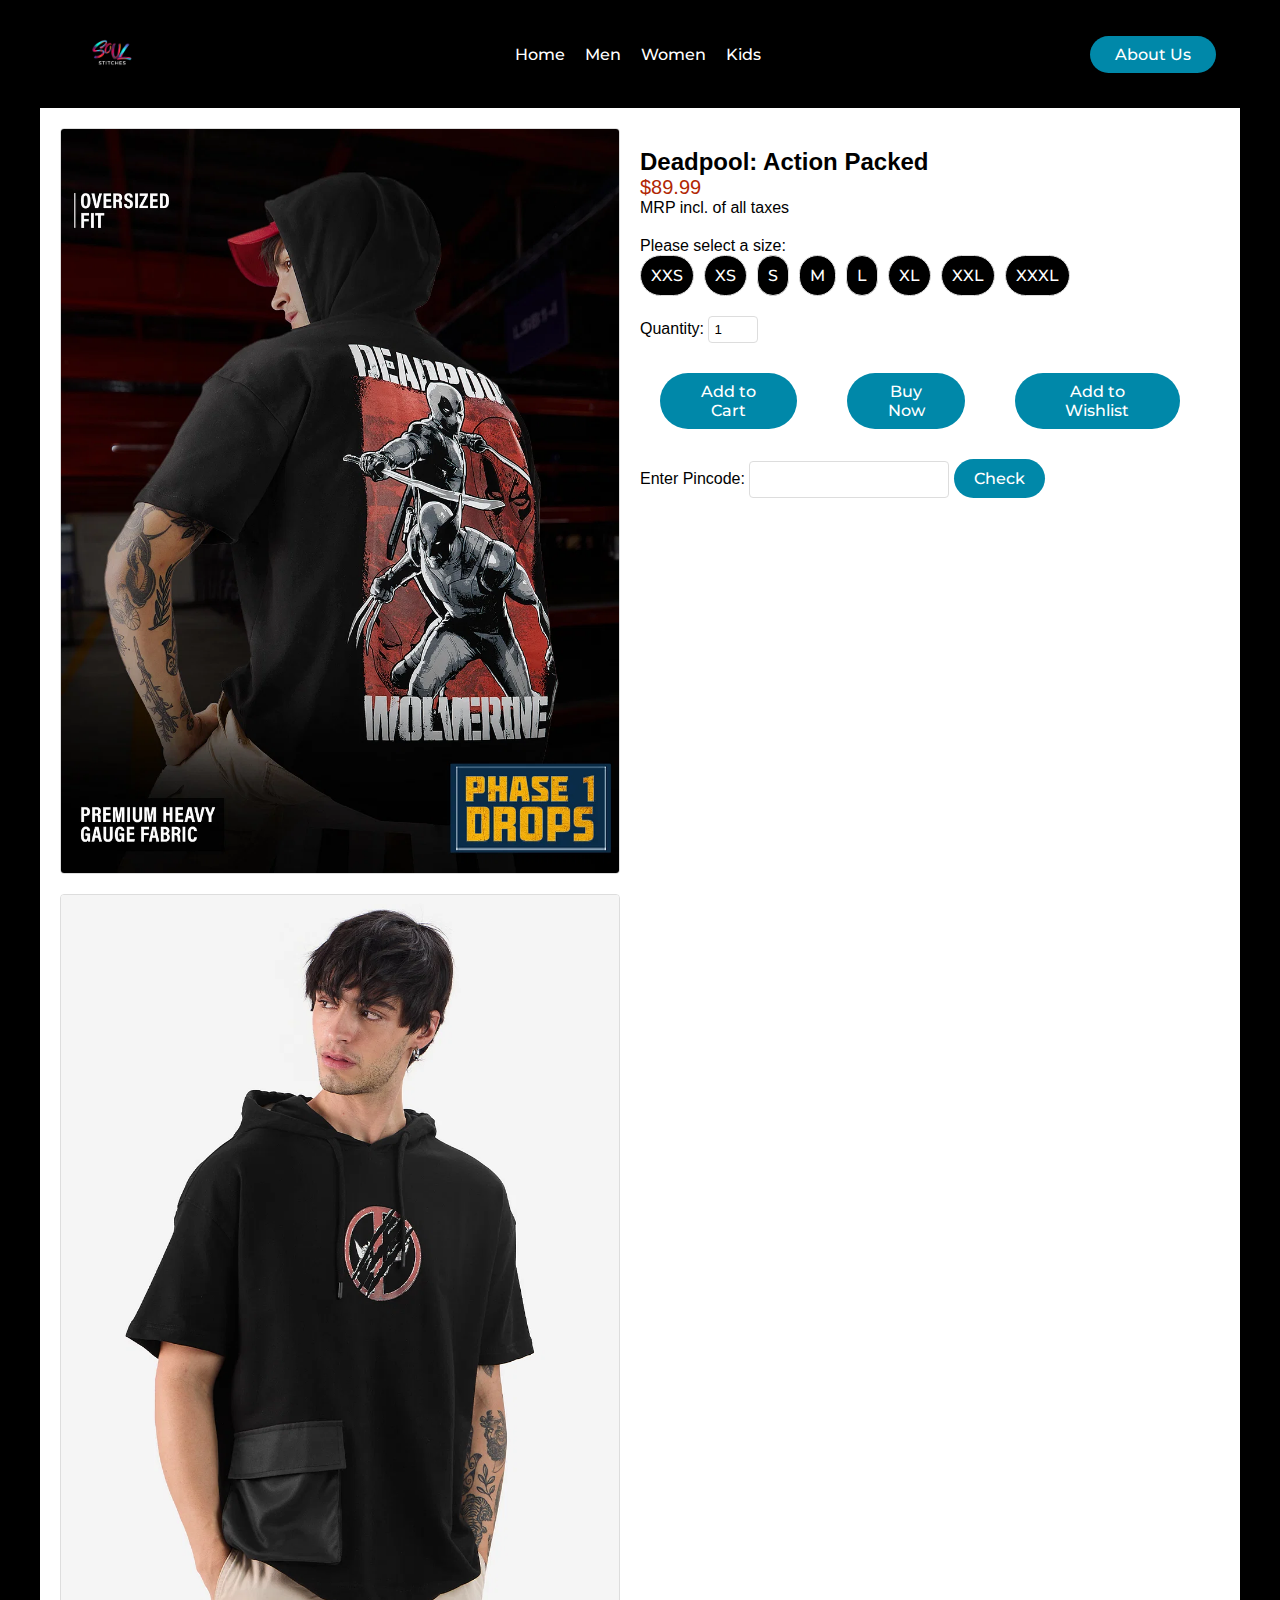
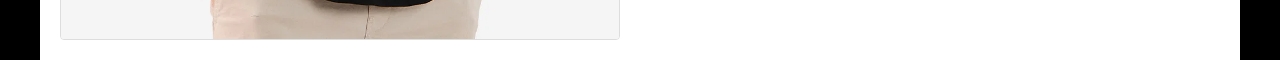
<file: Final Project/productdetails/product_detail2.html>
<!DOCTYPE html>
<html lang="en">
  <head>
    <meta charset="UTF-8" />
    <meta name="viewport" content="width=device-width, initial-scale=1.0" />
    <title>Product Page</title>
    <link rel="stylesheet" href="../style/productdetail.css" />
    <link rel="stylesheet" href="../style/styles.css" />
  </head>
  <body>
    <header>
      <div class="logo-container">
        <img class="logo" src="../Logo/Soul.png" alt="logo" />
      </div>
      <nav>
        <ul class="nav__links">
          <li><a href="../index.html">Home</a></li>
          <li><a href="../productmens.html">Men</a></li>
          <li><a href="../productwomen.html">Women</a></li>
          <li><a href="../productkids.html">Kids</a></li>
        </ul>
      </nav>
      <a class="cta" href="../about.html"><button>About Us</button></a>
    </header>
    <div class="product-page">
      <div class="product-images">
        <img src="../Images/product details/three.jpg" alt="Product Image 1" />
        <img src="../Images/product details/four.jpg" alt="Product Image 2" />
      </div>
      <div class="product-details">
        <h1>Deadpool: Action Packed</h1>
        <p class="price">$89.99</p>
        <p>MRP incl. of all taxes</p>
        <div class="size-selection">
          <label for="size">Please select a size:</label>
          <div class="sizes">
            <button>XXS</button>
            <button>XS</button>
            <button>S</button>
            <button>M</button>
            <button>L</button>
            <button>XL</button>
            <button>XXL</button>
            <button>XXXL</button>
          </div>
        </div>
        <div class="quantity">
          <label for="quantity">Quantity:</label>
          <input
            type="number"
            id="quantity"
            name="quantity"
            value="1"
            min="1"
          />
        </div>
        <div class="buttons">
          <a href="../index.html" class="add-to-cart">
            <button>Add to Cart</button>
          </a>
          <a href="../index.html" class="buy-now">
            <button>Buy Now</button>
          </a>
          <a href="../index.html" class="add-to-wishlist">
            <button>Add to Wishlist</button>
          </a>
        </div>
        <div class="delivery-details">
          <label for="pincode">Enter Pincode:</label>
          <input type="text" id="pincode" name="pincode" />
          <button class="check">Check</button>
        </div>
      </div>
    </div>
  </body>
</html>
</file>
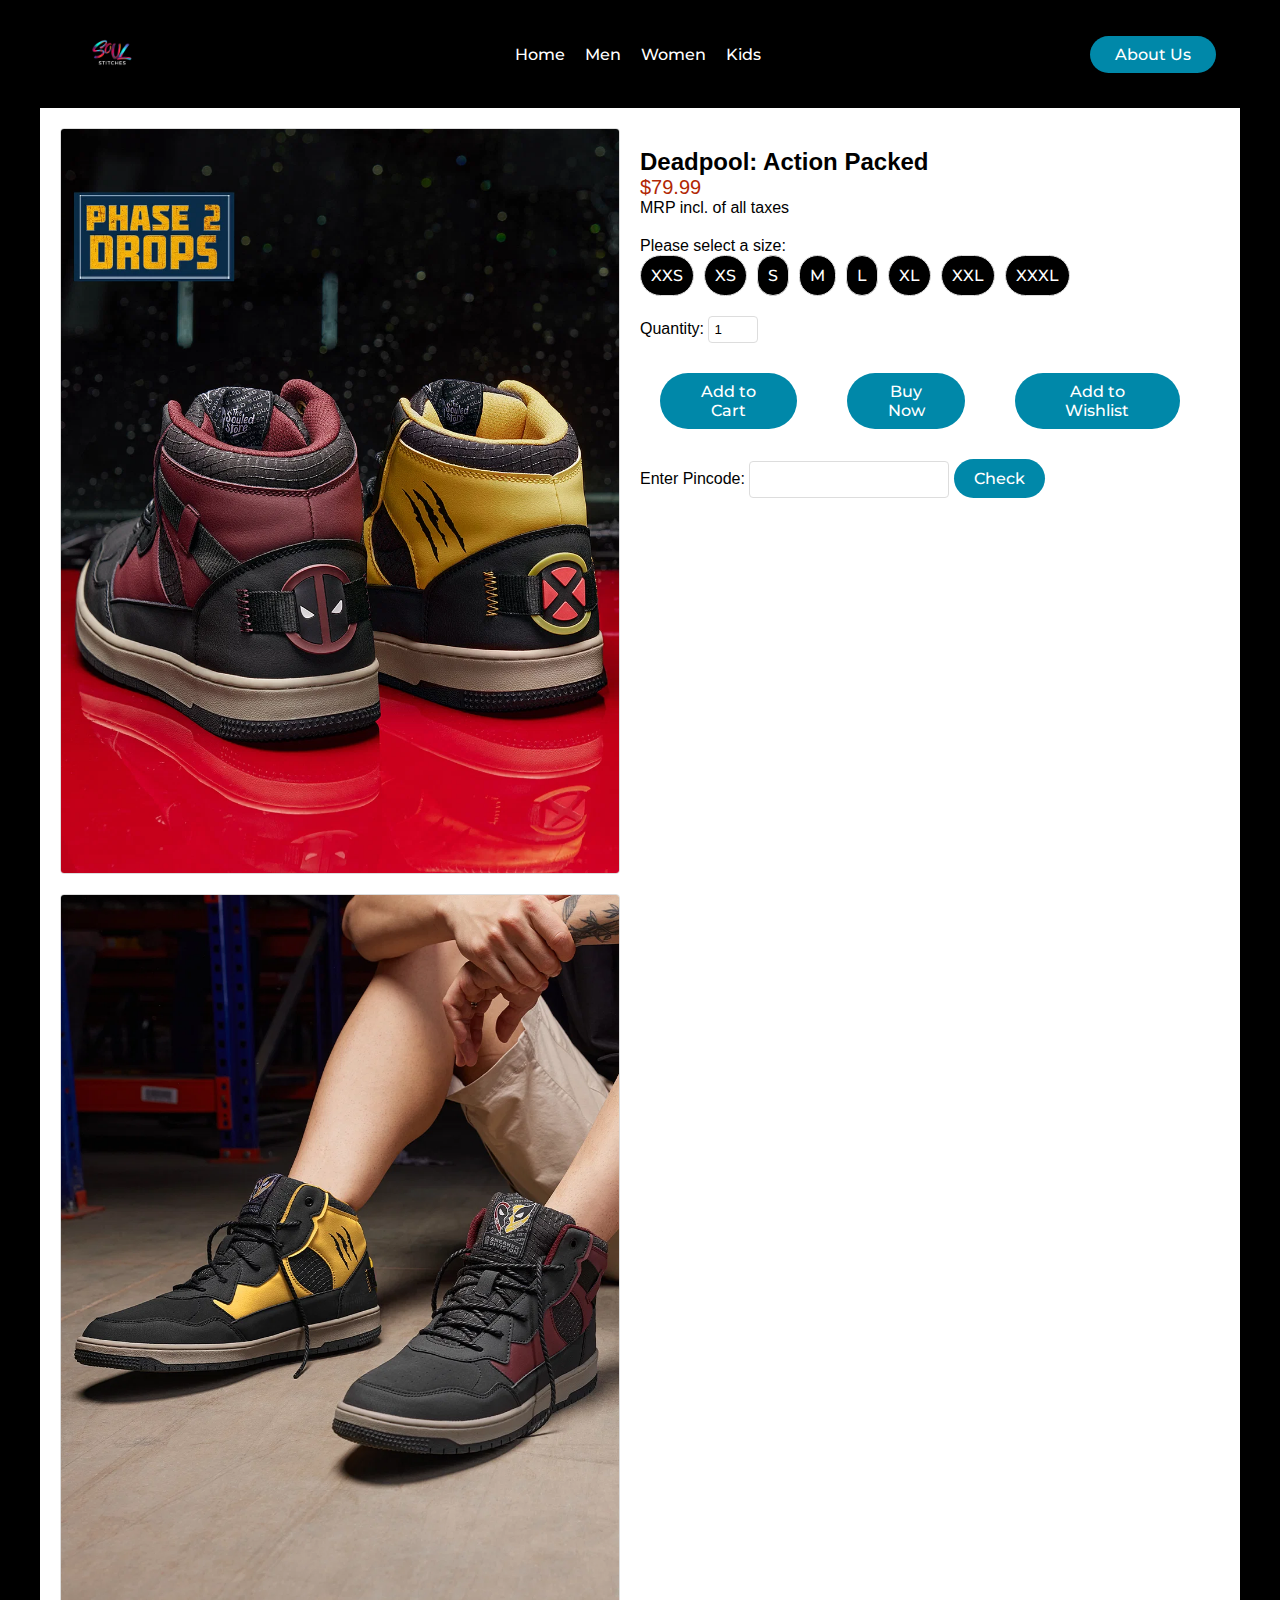
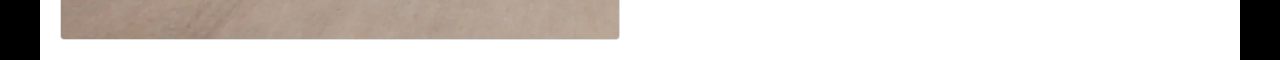
<file: Final Project/productdetails/product_detail3.html>
<!DOCTYPE html>
<html lang="en">
  <head>
    <meta charset="UTF-8" />
    <meta name="viewport" content="width=device-width, initial-scale=1.0" />
    <title>Product Page</title>
    <link rel="stylesheet" href="../style/productdetail.css" />
    <link rel="stylesheet" href="../style/styles.css" />
  </head>
  <body>
    <header>
      <div class="logo-container">
        <img class="logo" src="../Logo/Soul.png" alt="logo" />
      </div>
      <nav>
        <ul class="nav__links">
          <li><a href="../index.html">Home</a></li>
          <li><a href="../productmens.html">Men</a></li>
          <li><a href="../productwomen.html">Women</a></li>
          <li><a href="../productkids.html">Kids</a></li>
        </ul>
      </nav>
     <a class="cta" href="../about.html"><button>About Us</button></a>
    </header>
    <div class="product-page">
      <div class="product-images">
        <img src="../Images/product details/five.jpg" alt="Product Image 1" />
        <img src="../Images/product details/six.jpg" alt="Product Image 2" />
      </div>
      <div class="product-details">
        <h1>Deadpool: Action Packed</h1>
        <p class="price">$79.99</p>
        <p>MRP incl. of all taxes</p>
        <div class="size-selection">
          <label for="size">Please select a size:</label>
          <div class="sizes">
            <button>XXS</button>
            <button>XS</button>
            <button>S</button>
            <button>M</button>
            <button>L</button>
            <button>XL</button>
            <button>XXL</button>
            <button>XXXL</button>
          </div>
        </div>
        <div class="quantity">
          <label for="quantity">Quantity:</label>
          <input
            type="number"
            id="quantity"
            name="quantity"
            value="1"
            min="1"
          />
        </div>
        <div class="buttons">
          <a href="../index.html" class="add-to-cart">
            <button>Add to Cart</button>
          </a>
          <a href="../index.html" class="buy-now">
            <button>Buy Now</button>
          </a>
          <a href="../index.html" class="add-to-wishlist">
            <button>Add to Wishlist</button>
          </a>
        </div>

        <div class="delivery-details">
          <label for="pincode">Enter Pincode:</label>
          <input type="text" id="pincode" name="pincode" />
          <button class="check">Check</button>
        </div>
      </div>
    </div>
  </body>
</html>
</file>
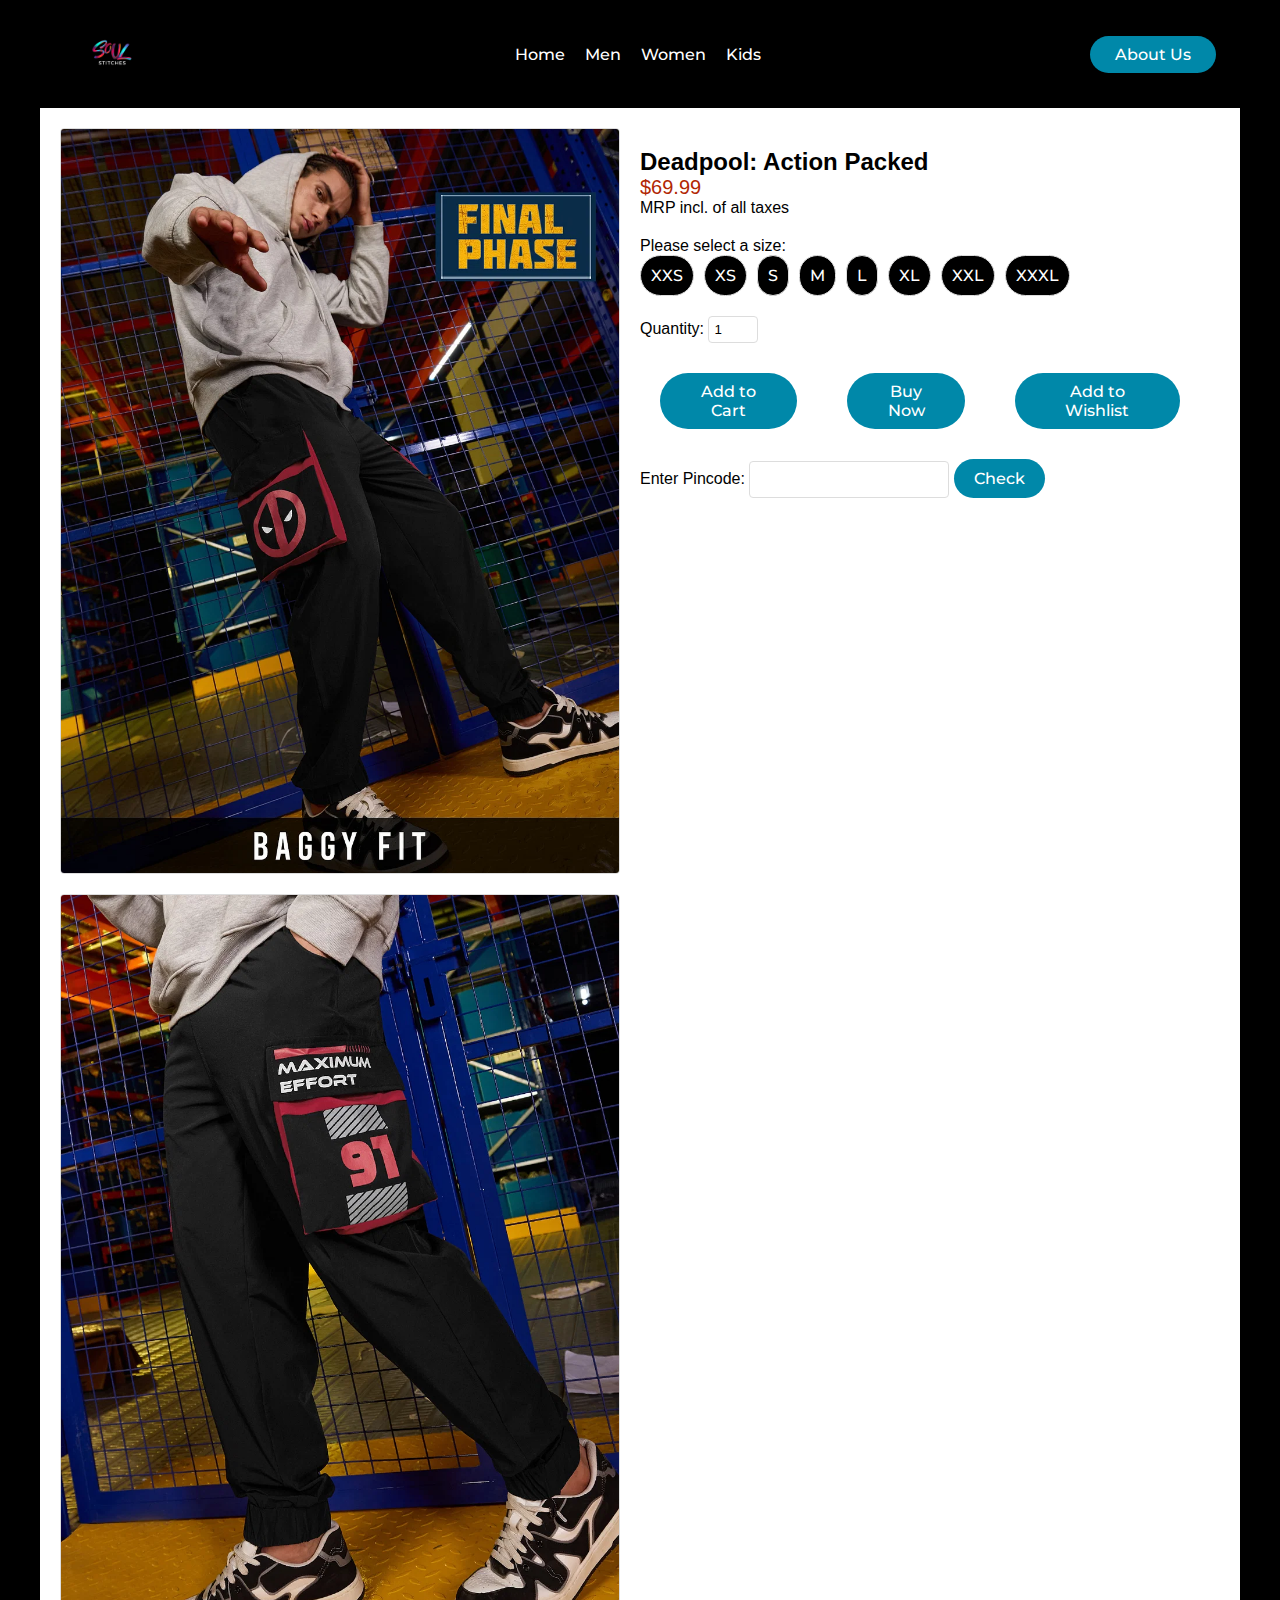
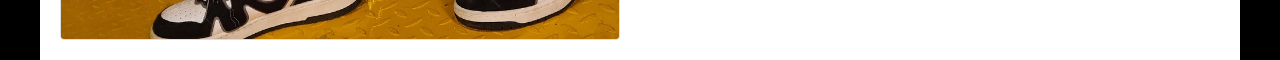
<file: Final Project/productdetails/product_detail4.html>
<!DOCTYPE html>
<html lang="en">
  <head>
    <meta charset="UTF-8" />
    <meta name="viewport" content="width=device-width, initial-scale=1.0" />
    <title>Product Page</title>
    <link rel="stylesheet" href="../style/productdetail.css" />
    <link rel="stylesheet" href="../style/styles.css" />
  </head>
  <body>
    <header>
      <div class="logo-container">
        <img class="logo" src="../Logo/Soul.png" alt="logo" />
      </div>
      <nav>
        <ul class="nav__links">
          <li><a href="../index.html">Home</a></li>
          <li><a href="../productmens.html">Men</a></li>
          <li><a href="../productwomen.html">Women</a></li>
          <li><a href="../productkids.html">Kids</a></li>
        </ul>
      </nav>
      <a class="cta" href="../about.html"><button>About Us</button></a>
    </header>
    <div class="product-page">
      <div class="product-images">
        <img src="../Images/product details/seven.jpg" alt="Product Image 1" />
        <img src="../Images/product details/eight.jpg" alt="Product Image 2" />
      </div>
      <div class="product-details">
        <h1>Deadpool: Action Packed</h1>
        <p class="price">$69.99</p>
        <p>MRP incl. of all taxes</p>
        <div class="size-selection">
          <label for="size">Please select a size:</label>
          <div class="sizes">
            <button>XXS</button>
            <button>XS</button>
            <button>S</button>
            <button>M</button>
            <button>L</button>
            <button>XL</button>
            <button>XXL</button>
            <button>XXXL</button>
          </div>
        </div>
        <div class="quantity">
          <label for="quantity">Quantity:</label>
          <input
            type="number"
            id="quantity"
            name="quantity"
            value="1"
            min="1"
          />
        </div>
        <div class="buttons">
          <a href="../index.html" class="add-to-cart">
            <button>Add to Cart</button>
          </a>
          <a href="../index.html" class="buy-now">
            <button>Buy Now</button>
          </a>
          <a href="../index.html" class="add-to-wishlist">
            <button>Add to Wishlist</button>
          </a>
        </div>

        <div class="delivery-details">
          <label for="pincode">Enter Pincode:</label>
          <input type="text" id="pincode" name="pincode" />
          <button class="check">Check</button>
        </div>
      </div>
    </div>
  </body>
</html>
</file>
<file: lab-2/css/style.css>
/** Step one **/

/** Step two **/
h1,
h2 {
  font-family: Reddit Sans;
}
/** Step three **/
h1 {
  font-size: 46px;
  letter-spacing: 1.75px;
  text-align: center;
  color: blueviolet;
}

/** Step four **/
p {
  font-family: poppins;
}
span {
  color: green;
}
/** Step five **/

/** Step six **/
h3 {
  font-size: 50px;
  text-shadow: 4px 3px 4px rgba(0, 0, 0, 0.8);
}
</file>
<file: Final Project/style/styles.css>
@import url("https://fonts.googleapis.com/css2?family=Edu+AU+VIC+WA+NT+Hand:wght@400..700&family=Montserrat:ital,wght@0,500;1,500&family=Oswald:wght@500&display=swap");

* {
  box-sizing: border-box;
  margin: 0;
  padding: 0;
}

body {
  background-color: #000000;
}

li,
a,
button {
  font-family: "Montserrat", sans-serif;
  font-weight: 500;
  font-size: 16px;
  color: white;
  text-decoration: none;
}

header {
  display: flex;
  justify-content: space-between;
  align-items: center;
  padding: 2px 5%;
}

.logo-container {
  flex: 0 1 auto;
}

.logo {
  cursor: pointer;
  height: 100px; /* Adjust the height as needed to make it larger */
  width: auto; /* Maintain aspect ratio */
}

.nav__links {
  list-style: none;
  display: flex;
  flex: 1 1 auto;
  justify-content: center; /* Center the navigation links */
  margin-left: 1px;
}

.nav__links li {
  margin-left: 20px;
}

.nav__links li a {
  transition: all 0.3s ease 0s;
}

.nav__links li a:hover {
  color: #0088a9;
}

.cta {
  flex: 0 1 auto;
}

button {
  padding: 9px 25px;
  background-color: rgba(0, 136, 169, 1);
  border: none;
  border-radius: 50px;
  cursor: pointer;
  transition: all 0.3s ease 0s;
}

button:hover {
  background-color: rgba(0, 136, 169, 0.8);
}

.main-banner {
  position: relative;
  overflow: hidden;
  width: 100%;
  height: 500px; /* Adjust the height as needed */
}

.banner-content {
  display: flex;
  animation: slide-animation 30s infinite;
}

.slide {
  min-width: 100%;
  transition: opacity 1s ease-in-out;
}

.slide img {
  width: 100%;
  height: 100%;
  object-fit: cover; /* Ensure the images cover the entire slide area */
}

@keyframes slide-animation {
  0% {
    transform: translateX(0);
  }
  16.67% {
    transform: translateX(0);
  }
  20% {
    transform: translateX(-100%);
  }
  36.67% {
    transform: translateX(-100%);
  }
  40% {
    transform: translateX(-200%);
  }
  56.67% {
    transform: translateX(-200%);
  }
  60% {
    transform: translateX(-300%);
  }
  76.67% {
    transform: translateX(-300%);
  }
  80% {
    transform: translateX(-400%);
  }
  96.67% {
    transform: translateX(-400%);
  }
  100% {
    transform: translateX(-500%);
  }
}

/* Styling for Trending section */
.trending {
  padding: 50px 5%;
  background-color: #000000; /* Dark background for contrast */
  color: #fff;
}

.trending h2 {
  text-align: center;
  font-family: "Oswald", sans-serif;
  font-size: 36px;
  margin-bottom: 30px;
}

.trending-items {
  display: flex;
  justify-content: space-between;
  flex-wrap: wrap;
}

.cards {
  background-color: #333;
  padding: 20px;
  border-radius: 10px;
  text-align: center;
  flex: 1 1 calc(25% - 20px); /* Four items per row with some space between */
  margin: 10px;
  box-shadow: 0 4px 8px rgba(0, 0, 0, 0.1);
  transition: transform 0.3s ease;
}

.cards img {
  width: 100%;
  border-radius: 10px;
}

.cards h3 {
  margin: 10px 0;
  font-size: 20px;
}

.cards p {
  font-size: 18px;
  color: #00ffa9; /* Price color */
}

.cards:hover {
  transform: scale(1.05);
}

/* Add this to your existing CSS */
.banner-section {
  width: 100%;
  height: 400px; /* Adjust the height as needed */
  background-color: #000000; /* Dark background for contrast */
  display: flex;
  justify-content: center;
  align-items: center;
  margin: 50px 0; /* Space around the banner */
}

.banner-section .membership-banner img {
  max-width: 100%;
  height: auto;
  border-radius: 10px; /* Optional: Adds rounded corners to the banner image */
}

/* Ensure the body and html take up the full height */
html,
body {
  height: 100%;
  margin: 0;
}

/* Container for all content */
.main-content {
  min-height: 100vh; /* Ensure the main content takes at least full viewport height */
  margin-bottom: 60px; /* Height of the footer to push content up */
}

/* Footer Styles */
.footer {
  background-color: #000000; /* Dark background color */
  color: #fff; /* White text color */
  padding: 20px; /* Padding around the footer content */
  text-align: center; /* Center align text */
  width: 100%; /* Full width */
  box-sizing: border-box; /* Include padding and border in the element's total width */
}

.content {
  max-width: 1200px; /* Max width for the content */
  margin: 0 auto; /* Center align the content horizontally */
}

.content p {
  margin: 0; /* Remove default margin */
  font-size: 14px; /* Font size for the copyright text */
}

.footer-links {
  list-style: none; /* Remove default list styling */
  padding: 0; /* Remove default padding */
  margin: 10px 0 0; /* Margin above the links */
}

.footer-links li {
  display: inline; /* Display links inline */
  margin: 0 10px; /* Margin between links */
}

.footer-links a {
  color: #fff; /* Link color */
  text-decoration: none; /* Remove underline from links */
}

.footer-links a:hover {
  text-decoration: underline; /* Underline links on hover */
}

.space {
  height: 120px;
}

/* Footer Styles */
.footer {
  background-color: #000000;
  color: #ecf0f1;
  padding: 40px 0;
  text-align: center;
}

.footer-container {
  max-width: 1200px;
  margin: 0 auto;
  display: flex;
  flex-wrap: wrap;
  justify-content: space-between;
}

.footer-section {
  flex: 1;
  min-width: 250px;
  margin-bottom: 20px;
}

.footer-section h3 {
  color: #ecf0f1;
  margin-bottom: 15px;
}

.footer-section p {
  font-size: 14px;
  line-height: 1.6;
}

.social-icons {
  display: flex;
  justify-content: center;
  gap: 10px;
}

.social-icon {
  color: #ecf0f1;
  text-decoration: none;
  font-size: 20px;
}

.social-icon.facebook::before {
  content: "\f09a";
}

.social-icon.twitter::before {
  content: "\f099";
}

.social-icon.linkedin::before {
  content: "\f16d";
}

.social-icon.instagram::before {
  content: "\f0d5";
}

.footer-bottom {
  border-top: 1px solid #34495e;
  padding: 20px 0;
  margin-top: 20px;
}

.footer-bottom p {
  font-size: 14px;
  color: #bdc3c7;
}

.footer-bottom .heart {
  color: #e74c3c;
}
</file>
<file: Final Project/style/about.css>
body {
  font-family: Arial, sans-serif;
  background-color: #f4f4f4;
  margin: 0;
  padding: 0;
}

.parallax {
  background-image: url("../Logo/Creative\ Color\ Brushstroke\ Lettering\ Logo.svg"); /* Replace with your company logo background */
  height: 600px; /* Adjust the height as necessary */
  background-attachment: fixed;
  background-position: center;
  background-repeat: no-repeat;
  background-size: cover;
}

.about-container {
  max-width: 1200px;
  margin: 0 auto;
  padding: 20px;
  background-color: #fff;
  box-shadow: 0 0 10px rgba(0, 0, 0, 0.1);
  border-radius: 8px;
  margin-top: -100px; /* Adjust based on the height of your parallax section */
  position: relative;
  z-index: 1;
}

.about-section {
  display: grid;
  grid-template-columns: 1fr 1fr;
  gap: 20px;
  margin-bottom: 40px;
}

.text-content {
  display: flex;
  flex-direction: column;
  justify-content: center;
}

.image-content {
  display: flex;
  align-items: center;
  justify-content: center;
}

.image-content img {
  max-width: 100%;
  border-radius: 8px;
}

.about-section h2 {
  font-size: 24px;
  margin-bottom: 20px;
}

.about-section p {
  margin-bottom: 10px;
  line-height: 1.6;
}

.colored-section {
  background-color: #007b8f;
  color: white;
  padding: 20px;
  border-radius: 8px;
}
</file>
<file: Final Project/style/contactus.css>
body {
  font-family: Arial, sans-serif;
  background-color: #f4f4f4;
  margin: 0;
  padding: 0;
}

.contact-container {
  display: grid;
  grid-template-columns: 1fr 1fr;
  max-width: 1200px;
  margin: 50px auto;
  padding: 20px;
  background-color: #fff;
  box-shadow: 0 0 10px rgba(0, 0, 0, 0.1);
  border-radius: 8px;
  gap: 20px;
}

.contact-form {
  display: flex;
  flex-direction: column;
  justify-content: center;
}

.contact-form h1 {
  text-align: center;
  margin-bottom: 20px;
}

.contact-form label {
  display: block;
  margin-bottom: 5px;
  font-weight: bold;
}

.contact-form input,
.contact-form textarea {
  width: 100%;
  padding: 10px;
  margin-bottom: 20px;
  border: 1px solid #ccc;
  border-radius: 4px;
}

.contact-form button {
  display: block;
  width: 100%;
  padding: 10px;
  background-color: #007bff;
  color: white;
  border: none;
  border-radius: 4px;
  cursor: pointer;
  font-size: 16px;
}

.contact-form button:hover {
  background-color: #0056b3;
}

.contact-image {
  display: flex;
  align-items: center;
  justify-content: center;
}

.contact-image img {
  max-width: 100%;
  border-radius: 8px;
}
</file>
<file: Final Project/style/product.css>
body {
  font-family: Arial, sans-serif;
  margin: 0;
  padding: 0;
}

.container {
  width: 80%;
  margin: 0 auto;
}

.banner img {
  width: 100%;
  height: auto;
}

.product-grid {
  display: grid;
  grid-template-columns: repeat(3, 1fr);
  gap: 16px;
  margin-top: 20px;
}

.product-card {
  border: 1px solid #ddd;
  border-radius: 8px;
  overflow: hidden;
  background-color: #fff;
  text-align: center;
  transition: transform 0.3s, box-shadow 0.3s;
}

.product-card img {
  width: 100%;
  height: auto;
}

.product-info {
  padding: 10px;
}

.product-info h3 {
  margin: 10px 0;
  font-size: 1.2em;
}

.product-info p {
  margin: 0;
  font-size: 1em;
  color: #555;
}

.product-card:hover {
  transform: scale(1.05);
  box-shadow: 0 4px 8px rgba(0, 0, 0, 0.2);
}
</file>
<file: Final Project/style/productdetail.css>
body {
  font-family: Arial, sans-serif;
  margin: 0;
  padding: 0;
  background-color: #f5f5f5;
}

.product-page {
  display: flex;
  padding: 20px;
  max-width: 1200px;
  margin: 0 auto;
  background-color: #fff;
  box-shadow: 0 0 10px rgba(0, 0, 0, 0.1);
}

.product-images {
  flex: 1;
  display: flex;
  flex-direction: column;
  gap: 20px;
}

.product-images img {
  width: 100%;
  border: 1px solid #ddd;
  border-radius: 4px;
}

.product-details {
  flex: 1;
  padding: 20px;
}

.product-details h1 {
  margin-top: 0;
  font-size: 24px;
}

.price {
  font-size: 20px;
  color: #b12704;
}

.size-selection,
.quantity,
.buttons,
.delivery-details {
  margin-top: 20px;
}

.sizes {
  display: flex;
  gap: 10px;
}

.sizes button {
  padding: 10px;
  border: 1px solid #ddd;
  background-color: #000000;
  cursor: pointer;
}

.sizes button:hover {
  border-color: #000;
}

.quantity input {
  width: 50px;
  padding: 5px;
  border: 1px solid #ddd;
  border-radius: 4px;
}

.buttons {
  display: flex;
  gap: 10px;
}

.add-to-cart,
.buy-now,
.add-to-wishlist,
.check {
  padding: 10px 20px;
  border: none;
  /* background-color: #f0c14b; */
  border-color: #a88734 #9c7e31 #846a29;
  cursor: pointer;
}

.add-to-cart:hover,
.buy-now:hover,
.add-to-wishlist:hover,
.check:hover {
  background-color: #e7b038;
}

/* .buy-now {
  background-color: #ff9900;
} */

.buy-now:hover {
  background-color: #e68a00;
}

.delivery-details input {
  padding: 10px;
  border: 1px solid #ddd;
  border-radius: 4px;
  width: 200px;
}
</file>
